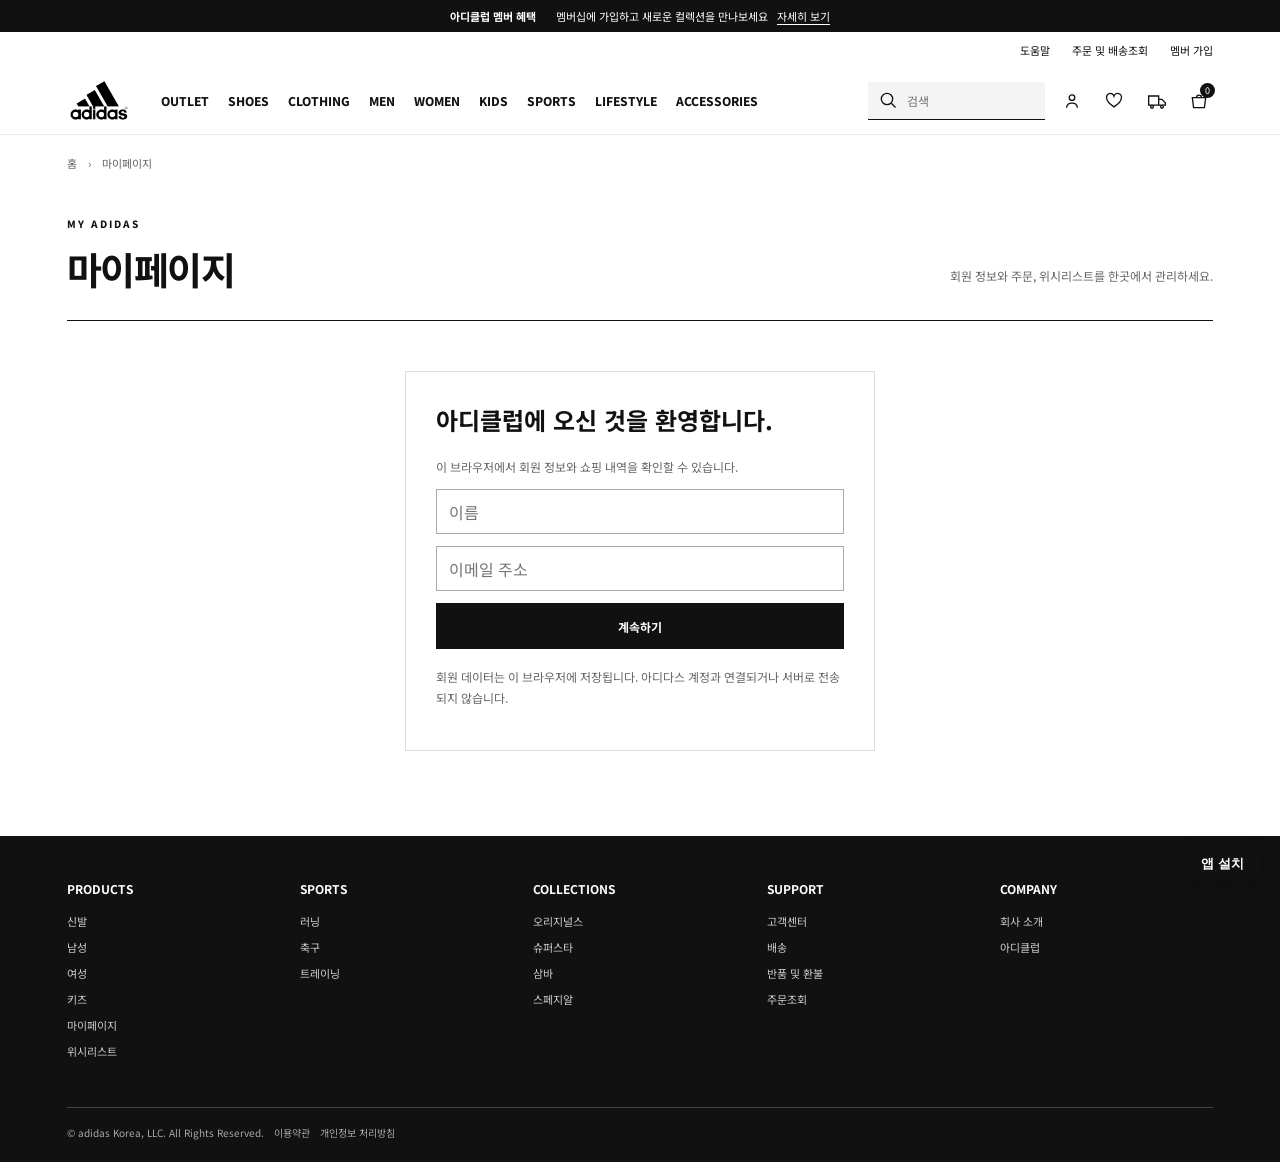
<file: account.html>
<!doctype html>
<html lang="ko"><head><meta charset="utf-8"><meta name="viewport" content="width=device-width,initial-scale=1"><meta name="theme-color" content="#111"><link rel="manifest" href="manifest.webmanifest"><link rel="icon" type="image/png" href="adidas_logo.png"><link rel="apple-touch-icon" href="adidas_logo.png"><title>마이페이지 | adidas</title><link rel="stylesheet" href="store.css"><link rel="stylesheet" href="account.css"></head>
<body data-page="account"><div id="siteHeader"></div><main class="store-container account-wrap"><div class="store-crumb"><a href="index.html">홈</a>　›　마이페이지</div><header class="account-heading"><div><span class="account-kicker">MY ADIDAS</span><h1>마이페이지</h1></div><p>회원 정보와 주문, 위시리스트를 한곳에서 관리하세요.</p></header><div id="accountApp"></div></main><div id="siteFooter"></div><div id="cartRoot"></div><div class="toast" id="storeToast" role="status"></div><script src="catalog.js"></script><script src="catalog-extra.js"></script><script src="store.js"></script><script src="account.js"></script><script src="pwa.js"></script></body></html>
</file>
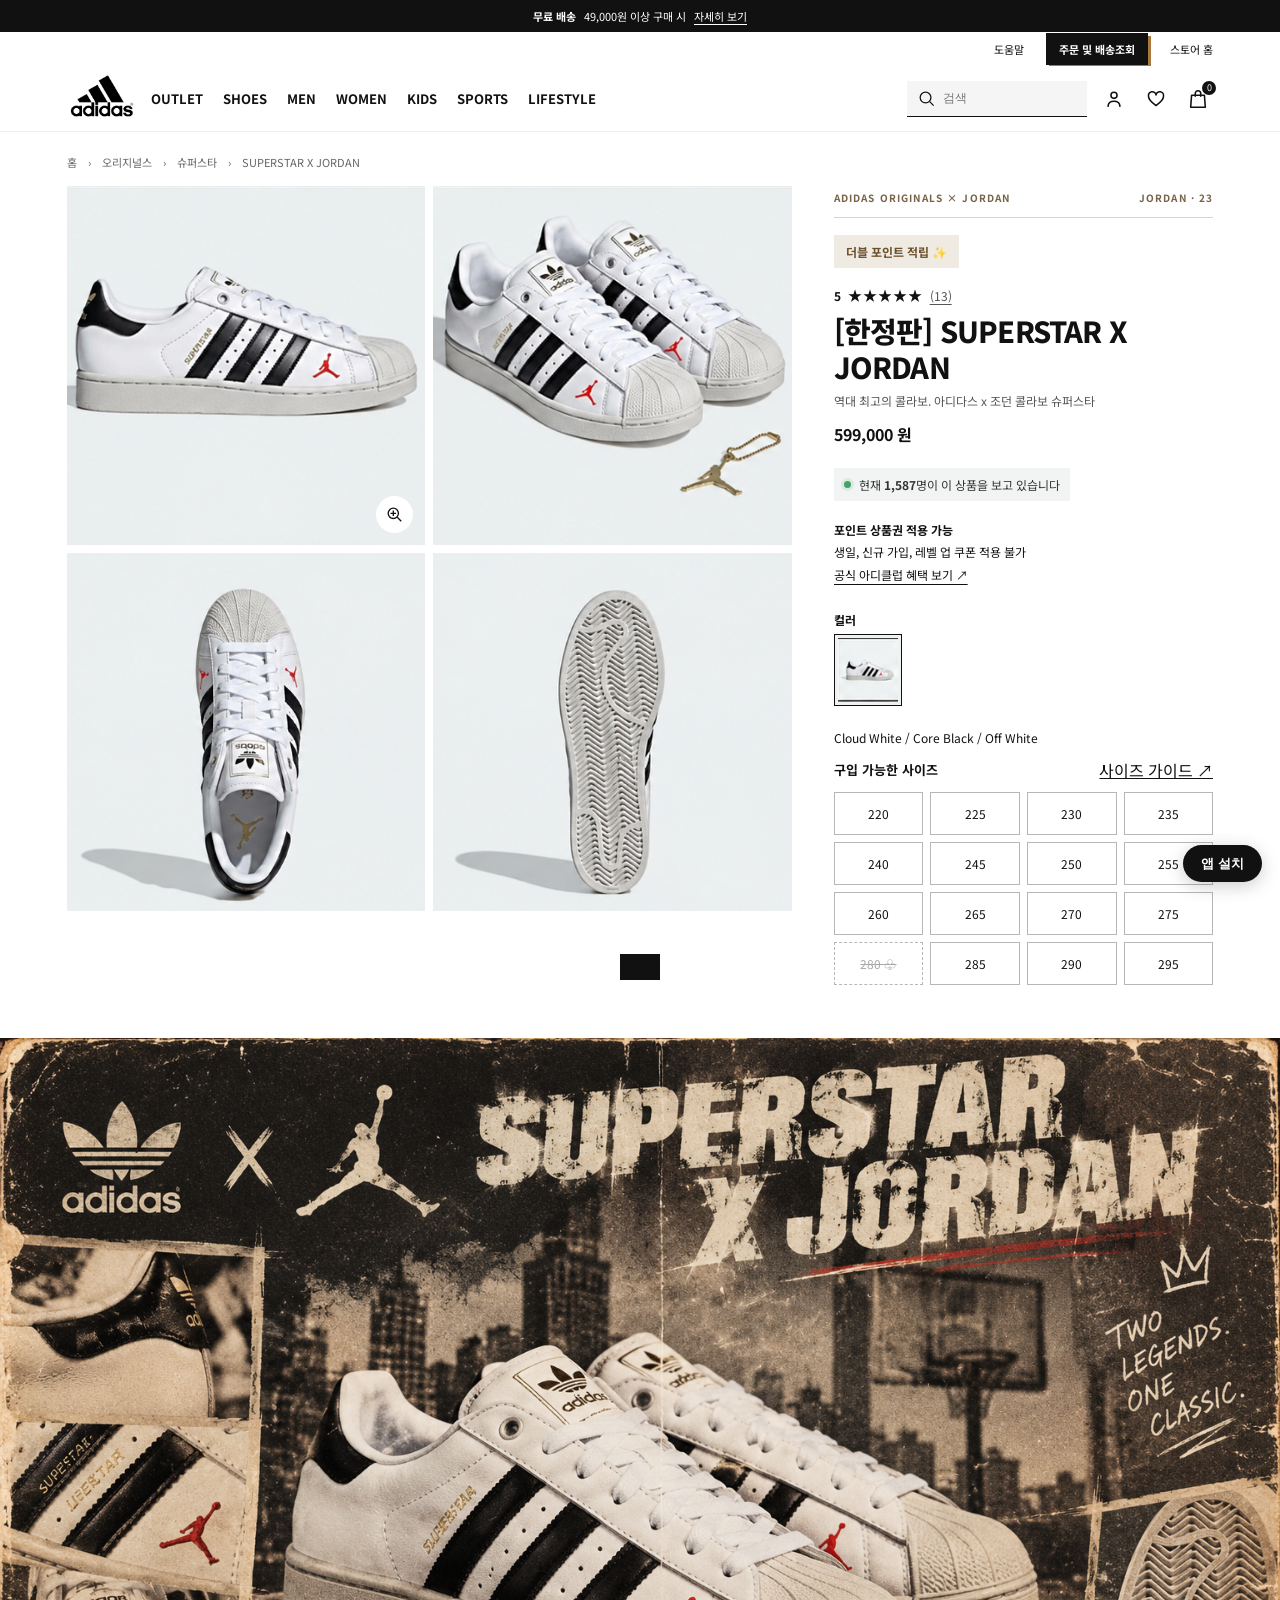
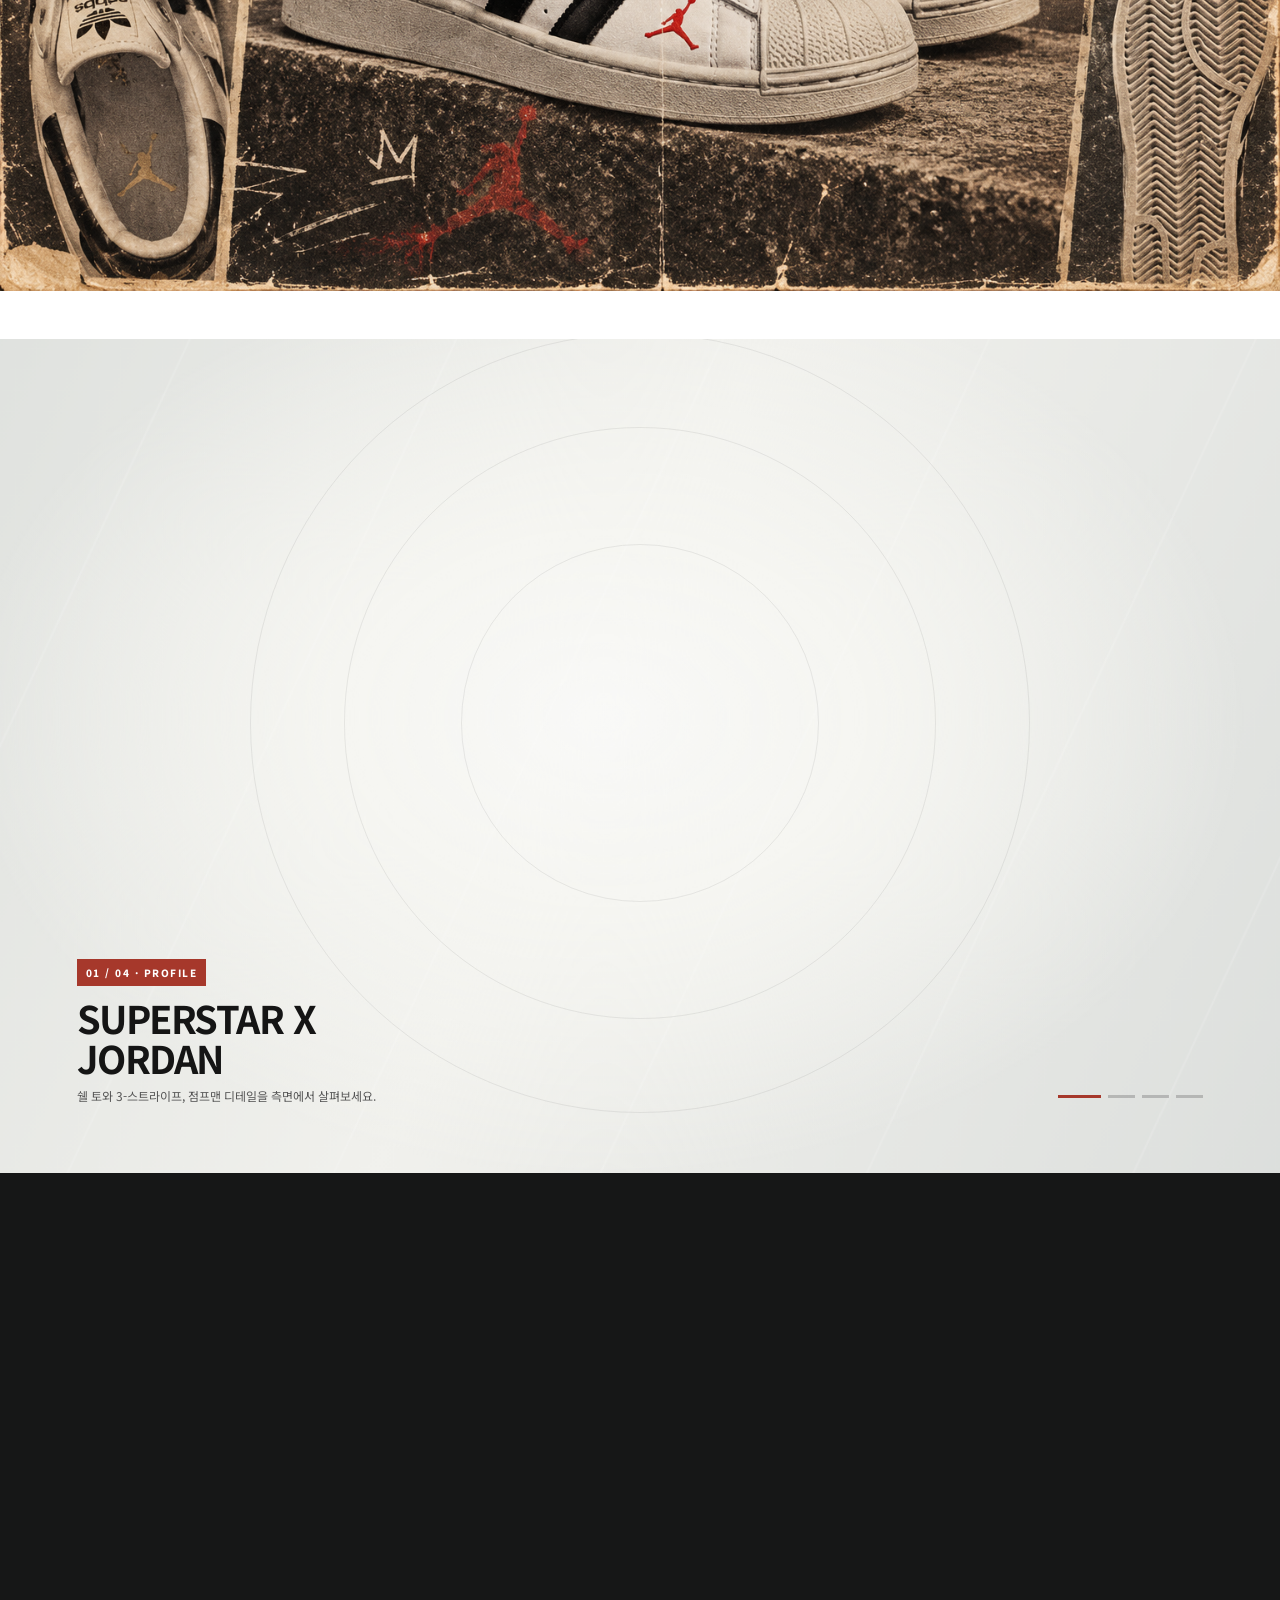
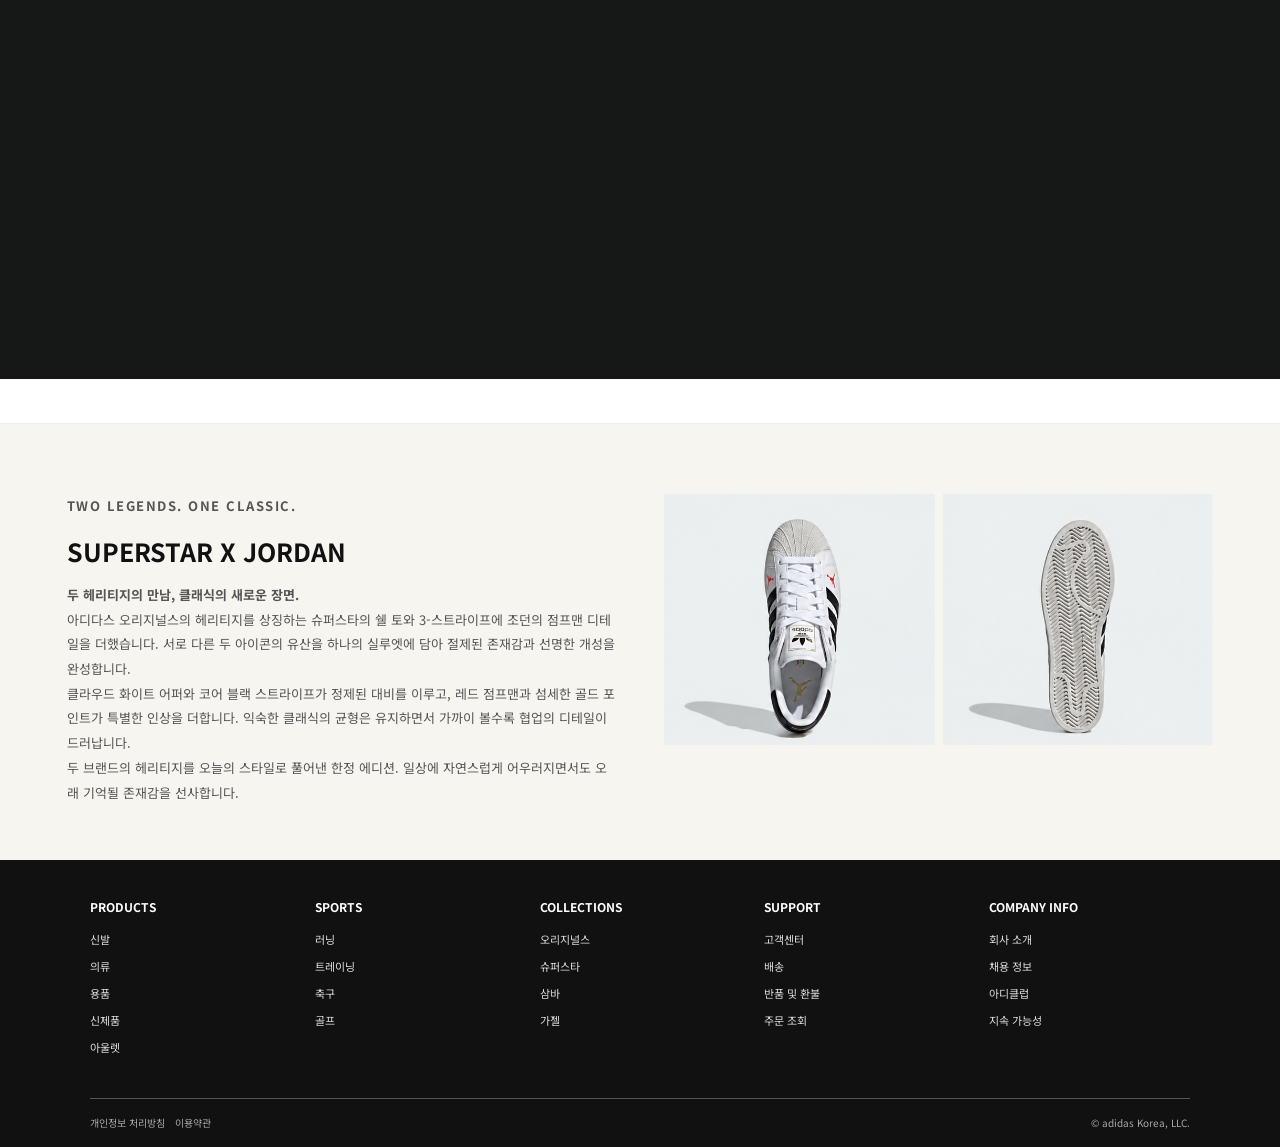
<file: superstar-jordan.html>
<!doctype html>
<html lang="ko">

<head>
  <meta charset="utf-8">
  <meta name="viewport" content="width=device-width,initial-scale=1">
  <meta name="theme-color" content="#111">
  <link rel="manifest" href="manifest.webmanifest">
  <link rel="icon" type="image/png" href="adidas_logo.png">
  <link rel="apple-touch-icon" href="adidas_logo.png">
  <title>SUPERSTAR X JORDAN - adidas</title>
  <style>
    @import url('https://fonts.googleapis.com/css2?family=Noto+Sans+KR:wght@400;500;600;700;800;900&display=swap');

    :root {
      --ink: #111;
      --gray: #767676;
      --border: #ddd;
      --soft: #f5f5f5;
      --yellow: #ede734;
      --campaign: #a8793f;
      --paper: #f7f5f0
    }

    * {
      box-sizing: border-box
    }

    html {
      scroll-behavior: smooth
    }

    body {
      margin: 0;
      color: var(--ink);
      font-family: 'Noto Sans KR', Arial, sans-serif
    }

    button {
      font: inherit;
      color: inherit;
      cursor: pointer
    }

    a {
      color: inherit
    }

    .promo {
      height: 32px;
      background: #111;
      color: white;
      display: flex;
      align-items: center;
      justify-content: center;
      gap: 8px;
      font-size: 11px
    }

    .promo a {
      color: white;
      text-underline-offset: 3px
    }

    .utility {
      height: 34px;
      padding: 0 5.2%;
      display: flex;
      justify-content: flex-end;
      align-items: center;
      gap: 22px;
      font-size: 11px
    }

    .utility a {
      text-decoration: none
    }

    .utility #ordersLink { display:inline-flex; align-items:center; gap:8px; padding:8px 13px; background:#111; color:#fff; font-weight:700; box-shadow:3px 3px 0 var(--campaign); transition:transform .2s, box-shadow .2s }
    .utility #ordersLink:hover { transform:translate(-1px,-1px); box-shadow:4px 4px 0 var(--campaign) }

    .nav {
      height: 66px;
      position: sticky;
      top: 0;
      z-index: 5;
      background: #fff;
      display: flex;
      align-items: center;
      padding: 0 5.2%;
      gap: 35px;
      border-bottom: 1px solid #eee
    }

    .logo {
      width: 49px;
      flex: none
    }

    .logo svg {
      display: block;
      width: 47px;
      height: 36px
    }

    .navlinks {
      height: 100%;
      display: flex;
      align-items: center;
      gap: 20px;
      flex: 1
    }

    .navlinks a {
      height: 100%;
      display: flex;
      align-items: center;
      text-decoration: none;
      font-size: 13px;
      font-weight: 700;
      position: relative
    }

    .navlinks a:hover:after {
      content: '';
      height: 3px;
      background: #111;
      position: absolute;
      bottom: 0;
      left: 0;
      right: 0
    }

    .tools {
      display: flex;
      align-items: center;
      gap: 12px
    }

    .search {
      width: 180px;
      height: 36px;
      background: #f5f5f5;
      display: flex;
      align-items: center;
      padding: 0 10px;
      border-bottom: 1px solid #111
    }

    .search svg {
      width: 19px;
      height: 19px;
      flex: none
    }

    .search input {
      border: 0;
      outline: 0;
      background: transparent;
      width: 100%;
      font-size: 12px;
      padding-left: 7px
    }

    .tool {
      width: 30px;
      height: 36px;
      border: 0;
      background: transparent;
      display: grid;
      place-items: center;
      position: relative;
      padding: 0
    }

    .tool svg {
      width: 22px;
      height: 22px;
      stroke: #111;
      fill: none;
      stroke-width: 1.7;
      stroke-linecap: round;
      stroke-linejoin: round
    }

    .count {
      position: absolute;
      top: 0;
      right: -3px;
      display: grid;
      place-items: center;
      background: #111;
      color: white;
      width: 14px;
      height: 14px;
      border-radius: 50%;
      font-size: 9px
    }

    .mobile {
      display: none;
      color: #111;
      text-decoration: none
    }

    .layout {
      padding: 22px 5.2% 0
    }

    .crumb {
      font-size: 11px;
      color: #666;
      margin: 0 0 16px
    }

    .crumb a {
      text-decoration: none
    }

    .product {
      display: grid;
      grid-template-columns: minmax(0, 1.68fr) minmax(345px, .88fr);
      gap: 42px;
      align-items: start;
      max-width: 1680px;
      margin:0 auto
    }

    .gallery {
      display: grid;
      grid-template-columns: 1fr 1fr;
      gap: 8px;
      position: relative
    }

    .shot {
      width: 100%;
      aspect-ratio: 1/1;
      background: #f4f4f4;
      overflow: hidden;
      position: relative
    }

    .shot img {
      width: 100%;
      height: 100%;
      object-fit: cover;
      display: block;
      transition: transform .35s;
      cursor: zoom-in
    }

    .shot:hover img {
      transform: scale(1.025)
    }

    .zoom {
      position: absolute;
      right: 12px;
      bottom: 12px;
      border: 0;
      border-radius: 50%;
      background: #fff;
      width: 37px;
      height: 37px;
      display: grid;
      place-items: center
    }

    .zoom svg {
      width: 19px;
      height: 19px;
      stroke: #111;
      fill: none;
      stroke-width: 1.7
    }

    .thumbs {
      display: none
    }

    .details {
      position: sticky;
      top: 82px;
      padding: 4px 0 30px;
      max-height: calc(100vh - 96px);
      overflow: auto;
      scrollbar-width: none
    }

    .details::-webkit-scrollbar {
      display: none
    }

    .edition-kicker { display:flex; justify-content:space-between; gap:10px; margin:0 0 17px; padding-bottom:12px; border-bottom:1px solid #d9d4ca; color:#766345; font-size:10px; font-weight:700; letter-spacing:1.15px }

    .rating {
      font-size: 12px;
      display: flex;
      align-items: center;
      gap: 7px;
      margin: 0 0 7px
    }

    .stars {
      letter-spacing: 1px;
      font-size: 14px
    }

    .rating a {
      font-size: 11px;
      text-decoration: underline;
      color: #555
    }

    .title {
      font-size: 29px;
      font-weight: 800;
      line-height: 1.25;
      margin: 0 0 7px;
      letter-spacing: -.8px
    }

    .category {
      font-size: 12px;
      color: #555;
      margin: 0 0 13px
    }

    .price {
      font-size: 16px;
      font-weight: 700;
      margin: 0 0 23px
    }
    .viewer-count { display:inline-flex; align-items:center; gap:8px; margin:-11px 0 18px; padding:8px 10px; background:#f2f4f3; font-size:12px; color:#333 }
    .viewer-count .live-dot { width:7px; height:7px; border-radius:50%; background:#42a36b; box-shadow:0 0 0 3px #42a36b22 }

    .colorlabel {
      font-weight: 700;
      font-size: 12px;
      margin-bottom: 6px
    }

    .colorname {
      font-size: 12px;
      margin-bottom: 12px
    }

    .swatchrow {
      display: flex;
      gap: 8px;
      margin-bottom: 23px
    }

    .points {
      display: inline-block;
      background: #f0ebe2;
      color:#6c512d;
      padding: 8px 12px;
      margin: 0 0 17px;
      font-size: 12px;
      font-weight: 700
    }

    .swatchrow {
      flex-wrap: wrap;
      gap: 6px
    }

    .swatchrow .swatch {
      width: 68px;
      height: 72px;
      background: #f0f2f2;
      padding: 3px
    }


    .coupon {
      font-size: 12px;
      line-height: 1.9;
      margin: 0 0 24px
    }

    .coupon a { text-underline-offset: 4px }

    .swatch {
      width: 48px;
      height: 48px;
      border: 1px solid #d1d1d1;
      padding: 3px;
      background: white
    }

    .swatch.selected {
      border: 1px solid #111
    }

    .swatch img {
      width: 100%;
      height: 100%;
      object-fit: cover
    }

    .sizehead {
      display: flex;
      align-items: center;
      justify-content: space-between;
      margin-bottom: 10px
    }

    .sizehead strong {
      font-size: 13px
    }

    .sizehead button {
      border: 0;
      background: none;
      text-decoration: underline;
      font-size: 11px;
      padding: 0
    }

    .sizes {
      display: grid;
      grid-template-columns: repeat(4, 1fr);
      gap: 7px
    }

    .size {
      height: 43px;
      background: #fff;
      border: 1px solid #b7b7b7;
      font-size: 12px
    }

    .size:hover {
      border-color: #111
    }

    .size.selected {
      background: #111;
      border-color: #111;
      color: white
    }

    .size.unavailable {
      color: #aaa;
      text-decoration: line-through;
      border-style: dashed
    }

    .fit {
      margin: 10px 0 17px;
      display: flex;
      align-items: center;
      gap: 9px;
      font-size: 11px
    }

    .fit svg {
      width: 18px;
      height: 18px;
      stroke: #111;
      fill: none;
      stroke-width: 1.5
    }

    .fit strong {
      font-weight: 700
    }

    .fit a {
      text-decoration: underline;
      margin-left: auto
    }

    .actions {
      display: flex;
      gap: 9px;
      margin-bottom: 17px
    }

    .tracking-cta { width:100%; min-height:48px; display:flex; align-items:center; justify-content:space-between; gap:12px; padding:0 15px; margin:0 0 20px; color:#fff; background:#24221f; border:1px solid #24221f; text-align:left; font-size:12px; font-weight:700; letter-spacing:.15px; transition:background .2s, color .2s }
    .tracking-cta:hover { background:#fff; color:#111 }
    .tracking-cta .tracking-label { display:flex; align-items:center; gap:10px }
    .tracking-cta svg { width:19px; height:19px; fill:none; stroke:currentColor; stroke-width:1.6 }

    .add {
      height: 52px;
      flex: 1;
      background: #111;
      color: white;
      border: 0;
      font-size: 13px;
      font-weight: 700;
      display: flex;
      align-items: center;
      justify-content: space-between;
      padding: 0 17px;
      box-shadow: 4px 4px 0 #999;
      text-decoration: none
    }

    .add:hover {
      background: #333
    }

    .add, .wish { text-decoration: none }

    .wish {
      height: 52px;
      width: 54px;
      border: 1px solid #111;
      background: #fff;
      display: grid;
      place-items: center
    }

    .wish svg {
      width: 22px;
      height: 22px;
      stroke: #111;
      fill: none;
      stroke-width: 1.6
    }

    .wish.active svg {
      fill: #111
    }

    .notice {
      font-size: 11px;
      color: #555;
      margin: 0 0 18px
    }

    .notice strong {
      color: #111
    }

    .perks {
      border-top: 1px solid #ddd;
      border-bottom: 1px solid #ddd
    }

    .perk {
      display: flex;
      gap: 12px;
      align-items: center;
      padding: 13px 0;
      border-bottom: 1px solid #eee;
      font-size: 11px
    }

    .perk:last-child {
      border: 0
    }

    .perk svg {
      width: 21px;
      height: 21px;
      stroke: #111;
      fill: none;
      stroke-width: 1.5;
      flex: none
    }

    .perk a {
      color: #111;
      text-decoration: underline;
      text-underline-offset: 3px
    }

    .footbottom a {
      color: inherit;
      text-decoration: none
    }

    .official-link {
      text-decoration: underline;
      text-underline-offset: 4px
    }

    .review-summary { display:flex; align-items:center; gap:7px; font-size:12px; margin-bottom:7px }
    .review-summary .stars { letter-spacing:1px }
    .review-summary a { color:#555; text-underline-offset:3px }
    .review-note { color:#777; font-size:11px; margin:0 0 14px }
    .review-list { border-top:1px solid #ddd; margin-top:12px }
    .review-item { padding:16px 0; border-bottom:1px solid #e7e7e7 }
    .review-item header { display:flex; justify-content:space-between; align-items:center; font-size:12px }
    .review-item .stars { font-size:12px }
    .review-item time { color:#888; font-size:10px }
    .review-item p { font-size:12px; line-height:1.75; color:#444; margin:8px 0 0 }
    .cart-shade { display:none; position:fixed; inset:0; z-index:30; background:rgba(0,0,0,.38) }
    .cart-shade.open { display:block }
    .cart-panel { position:absolute; right:0; top:0; height:100%; width:min(430px,100%); background:#fff; padding:24px; overflow:auto; box-shadow:-8px 0 25px #0002 }
    .cart-head { display:flex; justify-content:space-between; align-items:center; border-bottom:1px solid #ddd; padding-bottom:16px }
    .cart-head h2 { margin:0; font-size:21px }
    .cart-close { border:0; background:none; font-size:26px; line-height:1 }
    .cart-empty { padding:70px 0; text-align:center; font-size:14px; color:#555 }
    .cart-row { display:grid; grid-template-columns:105px 1fr; gap:14px; padding:20px 0; border-bottom:1px solid #ddd }
    .cart-row img { width:105px; height:105px; object-fit:cover; background:#f1f1f1 }
    .cart-row h3 { font-size:14px; margin:0 0 7px }
    .cart-row p { font-size:11px; color:#555; margin:5px 0 }
    .cart-controls { display:flex; align-items:center; gap:10px; margin-top:10px }
    .cart-controls button { width:27px; height:27px; background:white; border:1px solid #aaa }
    .cart-remove { border:0!important; text-decoration:underline; width:auto!important; padding:0 4px }
    .cart-total { display:flex; justify-content:space-between; padding:18px 0; font-weight:700; border-bottom:1px solid #ddd }
    .cart-checkout { width:100%; border:0; background:#111; color:#fff; padding:15px; margin-top:18px; font-weight:700 }
    .checkout-back { border:0; background:none; padding:18px 0 4px; text-decoration:underline; cursor:pointer }
    .checkout-progress { display:flex; gap:8px; padding:16px 0; color:#777; font-size:11px; border-bottom:1px solid #ddd }
    .checkout-progress .current { color:#111; font-weight:700 }
    .checkout-title { font-size:19px; margin:20px 0 14px }
    .checkout-form { display:grid; gap:12px }
    .checkout-form label { display:grid; gap:6px; font-size:12px; font-weight:600 }
    .checkout-form input { width:100%; border:1px solid #aaa; padding:13px 11px; font:inherit; font-weight:400 }
    .checkout-form .address-row { display:grid; grid-template-columns:1fr auto; gap:8px }
    .checkout-form .address-row button { border:1px solid #111; background:#fff; padding:0 12px; font-weight:700 }
    .checkout-options { display:grid; gap:9px; margin:16px 0 }
    .checkout-option { display:flex; align-items:center; gap:10px; border:1px solid #ddd; padding:14px; font-size:13px }
    .checkout-option:has(input:checked) { border-color:#111 }
    .checkout-simulation-note { color:#666; font-size:11px; line-height:1.7 }
    .checkout-order { background:#f5f5f5; padding:16px; font-size:12px; line-height:1.8; margin:18px 0 }
    .checkout-success { text-align:center; padding:50px 4px }
    .checkout-success .checkmark { font-size:42px; margin-bottom:14px }
    .checkout-success h3 { font-size:21px; margin:0 0 10px }
    .checkout-success p { font-size:13px; color:#555; line-height:1.7 }
    .order-card { border:1px solid #ddd; padding:16px; margin:18px 0 }
    .order-card h3 { margin:0 0 8px; font-size:14px }
    .order-card p { font-size:12px; line-height:1.7; color:#555; margin:5px 0 }
    .order-cancel { width:100%; margin-top:12px; padding:12px; border:1px solid #111; background:#fff; font-weight:700; cursor:pointer }
    .delivery-status { margin-top:15px; padding:13px; background:#f4f4f4; font-size:12px; line-height:1.8 }
    .delivery-route { margin-top:12px; padding-top:10px; border-top:1px solid #ddd; overflow-wrap:anywhere }
    .delivery-route p { margin:3px 0; }
    .delivery-route a { display:inline-block; margin-top:5px; font-weight:700; text-decoration:underline; text-underline-offset:3px }
    .delivery-steps { display:flex; justify-content:space-between; gap:5px; margin-top:14px; font-size:10px; color:#777 }
    .delivery-steps .done, .delivery-steps .current { color:#111; font-weight:700 }
    .delivery-progress { height:7px; margin:12px 0 5px; background:#ddd; border-radius:8px; overflow:hidden }
    .delivery-progress span { display:block; height:100%; background:#111; transition:width .4s ease }
    .delivery-percent { display:flex; justify-content:space-between; font-size:11px; font-weight:700 }
    .campaign-banner { width:100%; margin:48px 0; background:#211d18; overflow:hidden }
    .campaign-banner img { display:block; width:100%; height:auto }
    .showcase-track { height:360vh; position:relative; background:#161717 }
    .showcase-stage { position:sticky; top:66px; height:calc(100svh - 66px); min-height:520px; overflow:hidden; background:#e9eae7; isolation:isolate }
    .showcase-backdrop { position:absolute; inset:-8%; z-index:-1; background:radial-gradient(ellipse at 50% 45%,#fff9 0,#f6f6f2 23%,transparent 58%),linear-gradient(115deg,#dbdedb,#f1f1ed 48%,#d9dcda); will-change:transform,background-position }
    .showcase-backdrop:before { content:''; position:absolute; inset:0; opacity:.28; background:repeating-linear-gradient(115deg,transparent 0 115px,#fff8 116px 117px,transparent 118px 230px); }
    .showcase-orbit { position:absolute; top:46%; left:50%; width:min(70vw,780px); aspect-ratio:1; border:1px solid #7772; border-radius:50%; transform:translate(-50%,-50%); }
    .showcase-orbit:before,.showcase-orbit:after { content:''; position:absolute; border:1px solid #7772; border-radius:50%; inset:12%; }
    .showcase-orbit:after { inset:27%; }
    .showcase-product { position:absolute; z-index:2; top:45%; left:50%; width:min(64vw,720px); aspect-ratio:1; transform:translate(-50%,-50%); transform-style:preserve-3d; will-change:transform; }
    .showcase-product img { position:absolute; inset:0; display:block; width:100%; height:100%; object-fit:contain; opacity:0; transform:scale(.94); transition:opacity .18s linear; mix-blend-mode:multiply; }
    .showcase-product img.is-active { opacity:1; }
    .showcase-copy { position:absolute; z-index:4; left:6%; bottom:8%; max-width:380px; color:#151515; }
    .showcase-count { display:inline-block; padding:6px 9px; margin-bottom:12px; background:#a6382b; color:#fff; font-size:10px; font-weight:800; letter-spacing:1.5px; }
    .showcase-copy h2 { margin:0 0 8px; font-size:clamp(22px,3vw,38px); line-height:1.05; letter-spacing:-1.5px; }
    .showcase-copy p { margin:0; max-width:330px; color:#555; font-size:12px; line-height:1.7; }
    .showcase-progress { position:absolute; z-index:4; right:6%; bottom:9%; display:flex; gap:7px; }
    .showcase-progress span { display:block; width:27px; height:3px; background:#7776; transition:background .2s,width .2s; }
    .showcase-progress span.is-active { width:43px; background:#a6382b; }

    .accordion {
      border-bottom: 1px solid #ddd
    }

    .accbtn {
      width: 100%;
      display: flex;
      align-items: center;
      justify-content: space-between;
      padding: 17px 0;
      border: 0;
      background: white;
      font-weight: 700;
      font-size: 13px;
      text-align: left
    }

    .accbtn svg {
      width: 18px;
      height: 18px;
      stroke: #111;
      fill: none;
      stroke-width: 1.5;
      transition: transform .2s
    }

    .accbody {
      display: none;
      padding: 0 0 18px;
      color: #555;
      font-size: 12px;
      line-height: 1.9
    }

    .accordion.open .accbody {
      display: block
    }

    .accordion.open .accbtn svg {
      transform: rotate(45deg)
    }

    .below {
      padding: 70px 5.2% 55px;
      display: grid;
      grid-template-columns: 1fr 1fr;
      gap: 48px;
      border-top: 1px solid #eee;
      margin-top: 44px;
      background:var(--paper)
    }

    .story-kicker { color:var(--campaign); font-size:10px; font-weight:700; letter-spacing:1.5px; margin:0 0 14px!important }

    .below h2 {
      font-size: 25px;
      margin: 0 0 14px
    }

    .below p {
      font-size: 13px;
      line-height: 1.9;
      color: #555;
      margin: 0
    }

    .morepics {
      display: grid;
      grid-template-columns: 1fr 1fr;
      gap: 8px
    }

    .morepics img {
      width: 100%;
      background: #f4f4f4
    }

    .footer {
      background: #111;
      color: white;
      padding: 38px 7% 17px
    }

    .footgrid {
      display: grid;
      grid-template-columns: repeat(5, 1fr);
      gap: 24px
    }

    .footgrid h4 {
      font-size: 12px;
      margin: 0 0 16px
    }

    .footgrid a {
      display: block;
      font-size: 11px;
      color: #ddd;
      text-decoration: none;
      margin: 11px 0
    }

    .footbottom {
      border-top: 1px solid #555;
      margin-top: 32px;
      padding-top: 16px;
      display: flex;
      justify-content: space-between;
      color: #aaa;
      font-size: 10px
    }

    .footbottom a { color: inherit; text-decoration: none }

    .toast {
      position: fixed;
      z-index: 20;
      bottom: 20px;
      left: 50%;
      transform: translate(-50%, 100px);
      background: #111;
      color: #fff;
      padding: 13px 20px;
      font-size: 12px;
      transition: .25s
    }

    .toast.show {
      transform: translate(-50%, 0)
    }

    .modal {
      display: none;
      position: fixed;
      inset: 0;
      background: rgba(0, 0, 0, .45);
      z-index: 30;
      align-items: center;
      justify-content: center;
      padding: 20px
    }

    .modal.show {
      display: flex
    }

    .dialog {
      background: #fff;
      width: min(450px, 100%);
      padding: 28px;
      position: relative
    }

    .dialog h3 {
      font-size: 20px;
      margin: 0 0 12px
    }

    .dialog p {
      font-size: 13px;
      line-height: 1.7;
      color: #555
    }

    .close {
      position: absolute;
      right: 15px;
      top: 12px;
      border: 0;
      background: white;
      font-size: 24px
    }

    @media(max-width:900px) {
      .nav {
        gap: 22px
      }

      .navlinks {
        gap: 12px
      }

      .navlinks a {
        font-size: 11px
      }

      .product {
        grid-template-columns: minmax(0, 1.3fr) minmax(315px, .9fr);
        gap: 24px
      }

      .layout {
        padding-left: 3%;
        padding-right: 3%
      }
    }

    @media(max-width:700px) {
      .promo {
        height: 30px;
        font-size: 10px
      }

      .utility {
        display: none
      }

      .nav {
        height: 56px;
        padding: 0 14px;
        gap: 15px
      }

      .mobile {
        display: block;
        border: 0;
        background: white;
        font-size: 20px;
        padding: 0
      }

      .logo {
        width: 38px
      }

      .logo svg {
        width: 38px;
        height: 32px
      }

      .navlinks {
        display: none
      }

      .tools {
        margin-left: auto;
        gap: 8px
      }

      .search {
        width: 30px;
        padding: 0;
        justify-content: center;
        background: white;
        border: 0
      }

      .search input {
        display: none
      }

      .search svg {
        width: 23px;
        height: 23px
      }

      .tool {
        width: 28px
      }

      .tool.profile {
        display: none
      }

      .layout {
        padding: 12px 0 0
      }

      .showcase-track { height:320vh }
      .showcase-stage { top:56px; height:calc(100svh - 56px); min-height:460px }
      .showcase-orbit { width:92vw; top:42% }
      .showcase-product { width:min(94vw,560px); top:41% }
      .showcase-copy { left:18px; bottom:8%; right:18px; max-width:310px }
      .showcase-copy h2 { font-size:25px }
      .showcase-copy p { font-size:11px }
      .showcase-progress { right:18px; bottom:10%; }
      .showcase-progress span { width:18px }
      .showcase-progress span.is-active { width:30px }

      .crumb {
        padding: 0 16px;
        margin: 0 0 11px
      }

      .product {
        display: flex;
        flex-direction: column;
        gap: 0
      }

      .gallery {
        width: 100%;
        display: flex;
        overflow-x: auto;
        gap: 0;
        scroll-snap-type: x mandatory;
        scrollbar-width: none
      }

      .gallery::-webkit-scrollbar {
        display: none
      }

      .shot {
        min-width: 100vw;
        width: 100vw;
        aspect-ratio: 1/1;
        scroll-snap-align: center
      }

      .zoom {
        right: 14px;
        bottom: 14px
      }

      .thumbs {
        position: absolute;
        display: flex;
        bottom: 14px;
        left: 50%;
        transform: translateX(-50%);
        gap: 5px
      }

      .thumbdot {
        width: 5px;
        height: 5px;
        padding: 0;
        border: 0;
        border-radius: 50%;
        background: #aaa
      }

      .thumbdot.active {
        background: #111
      }

      .details {
        position: static;
        max-height: none;
        overflow: visible;
        padding: 18px 18px 28px;
        width: 100%
      }

      .title {
        font-size: 24px
      }

      .price {
        margin-bottom: 20px
      }

      .swatch {
        width: 46px;
        height: 46px
      }

      .below {
        display: block;
        padding: 40px 18px;
        margin-top: 0
      }

      .below>div+div {
        margin-top: 35px
      }

      .below h2 {
        font-size: 22px
      }

      .footgrid {
        grid-template-columns: repeat(2, 1fr);
        gap: 24px 14px
      }

      .footbottom {
        display: block;
        line-height: 2
      }

      .footbottom span {
        display: block
      }
    }
  </style>
</head>

<body>
  <div class="promo"><b>무료 배송</b> 49,000원 이상 구매 시 <a href="https://www.adidas.co.kr/help?hcid=HCID_DELIVERY">자세히 보기</a></div>
  <div class="utility"><a href="https://www.adidas.co.kr/help/contact-us">도움말</a><a href="#orders" id="ordersLink">주문 및 배송조회</a><a href="index.html">스토어 홈</a></div>
  <nav class="nav"><a class="mobile" href="index.html" aria-label="스토어 홈">☰</a><a class="logo" href="index.html" aria-label="스토어 홈"><img src="adidas 아디다스 로고_01.png" style="width: 70px;"></a>
    <div class="navlinks"><a href="shop.html?group=outlet">OUTLET</a><a href="shop.html?group=shoes">SHOES</a><a href="shop.html?group=men">MEN</a><a href="shop.html?group=women">WOMEN</a><a href="shop.html?group=kids">KIDS</a><a href="shop.html?group=running">SPORTS</a><a href="shop.html?group=originals">LIFESTYLE</a></div>
    <div class="tools"><label class="search"><svg viewBox="0 0 24 24">
          <circle cx="10.8" cy="10.8" r="6.8" fill="none" stroke="#111" stroke-width="1.6" />
          <path d="m16 16 5 5" stroke="#111" stroke-width="1.6" />
        </svg><input id="search" placeholder="검색"></label><a class="tool profile" aria-label="프로필" href="account.html"><svg
          viewBox="0 0 24 24">
          <circle cx="12" cy="8" r="3.3" />
          <path d="M5.5 20c.2-3.6 2.6-5.5 6.5-5.5s6.3 1.9 6.5 5.5" />
        </svg></a><button class="tool" id="navWish" aria-label="위시리스트"><svg viewBox="0 0 24 24">
          <path d="M20.2 8.9c0 4.3-8.2 10.2-8.2 10.2S3.8 13.2 3.8 8.9A4.1 4.1 0 0 1 12 7.5a4.1 4.1 0 0 1 8.2 1.4Z" />
        </svg></button><button class="tool" id="bag" aria-label="장바구니 열기"><svg viewBox="0 0 24 24">
          <path d="M5 8h14l1 13H4L5 8Z" />
          <path d="M9 9V6a3 3 0 0 1 6 0v3" />
        </svg><span class="count" id="count">0</span></button></div>
  </nav>
  <div class="layout">
  <div class="crumb"><a href="index.html">홈</a>　›　<a href="shop.html?group=originals">오리지널스</a>　›　<a href="shop.html?group=originals">슈퍼스타</a>　›　SUPERSTAR X JORDAN</div>
    <main class="product">
      <section class="gallery" id="gallery" aria-label="상품 이미지">
        <div class="shot"><img
            src="사진1_왼쪽측면.png"><button class="zoom" aria-label="이미지 확대"><svg viewBox="0 0 24 24">
              <circle cx="10.5" cy="10.5" r="6.5" />
              <path d="m15.5 15.5 5 5M10.5 7v7m-3.5-3.5h7" />
            </svg></button></div>
        <div class="shot"><img
            src="사진2_두켤레.png">
          </div>
        <div class="shot"><img
            src="사진3_위에서본모습.png"></div>
        <div class="shot"><img
            src="사진4_밑창.png"></div>
        <div class="thumbs" id="thumbs"><button class="thumbdot active"></button><button
            class="thumbdot"></button><button class="thumbdot"></button><button class="thumbdot"></button></div>
      </section>
      <aside class="details">
        <div class="edition-kicker"><span>ADIDAS ORIGINALS × JORDAN</span><span>JORDAN · 23</span></div>
        <div class="points">더블 포인트 적립 ✨</div>
        <div class="review-summary"><b>5</b><span class="stars">★★★★★</span><a href="#reviews">(13)</a></div>
        <h1 class="title">[한정판] SUPERSTAR X JORDAN</h1>
        <p class="category">역대 최고의 콜라보. 아디다스 x 조던 콜라보 슈퍼스타</p>
        <p class="price">599,000 원</p>
        <div class="viewer-count"><span class="live-dot"></span><span>현재 <strong id="viewerCount">1,284</strong>명이 이 상품을 보고 있습니다</span></div>
        <div class="coupon"><strong>포인트 상품권 적용 가능</strong><br>생일, 신규 가입, 레벨 업 쿠폰 적용 불가<br><a href="https://www.adidas.co.kr/adiclub">공식 아디클럽 혜택 보기 ↗</a></div>
        <div class="colorlabel">컬러</div>
        <div class="swatchrow"><span class="swatch selected"><img src="컬러옵션1.png" alt="Cloud White / Core Black / Off White"></span></div>
        <div class="colorname">Cloud White / Core Black / Off White</div>
        <div class="sizehead"><strong>구입 가능한 사이즈</strong><a href="https://www.adidas.co.kr/size-chart/size-chart-size-shoes" target="_blank" rel="noopener">사이즈 가이드 ↗</a></div>
        <div class="sizes" id="sizes"><button class="size">220</button><button class="size">225</button><button
            class="size">230</button><button class="size">235</button><button class="size">240</button><button
            class="size">245</button><button class="size">250</button><button class="size">255</button><button
            class="size">260</button><button class="size">265</button><button class="size">270</button><button
            class="size">275</button><button class="size unavailable">280 ♧</button><button
            class="size">285</button><button class="size">290</button><button class="size">295</button></div>
        <div class="fit"><svg viewBox="0 0 24 24">
            <path d="M3 15h18M5 15l2-6h9l3 6M7 19h.01M17 19h.01M5 15v3h14v-3" />
            <path d="M8 12h8" />
          </svg><span>사이즈별 상세 안내는 공식 사이즈 가이드를 확인하세요.</span></div>
        <div class="actions"><button class="add" id="add"><span>장바구니 담기</span><span>→</span></button><button
            class="wish" id="wish" aria-label="위시리스트에 추가"><svg viewBox="0 0 24 24">
              <path
                d="M20.2 8.9c0 4.3-8.2 10.2-8.2 10.2S3.8 13.2 3.8 8.9A4.1 4.1 0 0 1 12 7.5a4.1 4.1 0 0 1 8.2 1.4Z" />
            </svg></button></div>
        <button class="tracking-cta" id="ordersButton"><span class="tracking-label"><svg viewBox="0 0 24 24"><path d="M2 6h12v11H2zM14 10h4l4 4v3h-8z"/><circle cx="6" cy="19" r="1.7"/><circle cx="18" cy="19" r="1.7"/></svg>주문 및 배송 조회</span><span>조회하기　→</span></button>
        <p class="notice"><strong>포인트 상품권 적용 가능</strong><br>생일, 신규 가입, 레벨 업 쿠폰 적용 불가</p>
        <div class="perks" id="delivery">
          <div class="perk"><svg viewBox="0 0 24 24">
              <path d="M2.5 6h12v12h-12zM14.5 10h4l3 3v5h-7z" />
              <circle cx="7" cy="19" r="1.5" />
              <circle cx="18" cy="19" r="1.5" />
            </svg><a href="https://www.adidas.co.kr/help?hcid=HCID_DELIVERY">배송 정보는 공식 안내에서 확인 ↗</a></div>
          <div class="perk"><svg viewBox="0 0 24 24">
              <path d="M4 7h16v14H4zM8 7V5a4 4 0 0 1 8 0v2" />
              <path d="m9 14 2 2 4-4" />
            </svg><a href="https://www.adidas.co.kr/help?hcid=RETURNS_AND_REFUNDS">반품 및 환불 안내 ↗</a></div>
        </div>
        <div class="accordion"><button class="accbtn">상품 설명<svg viewBox="0 0 24 24">
              <path d="M12 5v14M5 12h14" />
            </svg></button>
          <div class="accbody">아디다스 오리지널스의 헤리티지를 상징하는 슈퍼스타의 쉘 토와 3-스트라이프에 조던의 점프맨 디테일을 더했습니다. 클라우드 화이트 어퍼와 코어 블랙 스트라이프, 레드 점프맨과 골드 포인트가 조화를 이루는 한정 에디션입니다.</div>
        </div>
        <div class="accordion" id="fit"><button class="accbtn">사이즈 & 핏<svg viewBox="0 0 24 24">
              <path d="M12 5v14M5 12h14" />
            </svg></button>
          <div class="accbody"><a href="https://www.adidas.co.kr/size-chart/size-chart-size-shoes">공식 신발 사이즈 가이드 보기 ↗</a></div>
        </div>
        <div class="accordion"><button class="accbtn">배송 및 반품<svg viewBox="0 0 24 24">
              <path d="M12 5v14M5 12h14" />
            </svg></button>
          <div class="accbody"><a href="https://www.adidas.co.kr/help?hcid=HCID_DELIVERY">공식 배송 안내 ↗</a>　<a href="https://www.adidas.co.kr/help?hcid=RETURNS_AND_REFUNDS">공식 반품 안내 ↗</a></div>
        </div>
        <div class="accordion" id="reviews"><button class="accbtn">리뷰 (13)<svg viewBox="0 0 24 24"><path d="M12 5v14M5 12h14" /></svg></button>
          <div class="accbody"><div class="review-list">
            <article class="review-item"><header><b>민지</b><span><span class="stars">★★★★★</span> <time>2026.09.18</time></span></header><p>화이트와 블랙 조합이 깔끔하고 빨간 점프맨 포인트가 생각보다 잘 어울려요. 사진보다 실물이 더 예쁠 것 같은 디자인입니다.</p></article>
            <article class="review-item"><header><b>지훈</b><span><span class="stars">★★★★★</span> <time>2026.09.12</time></span></header><p>슈퍼스타 쉘 토에 조던 디테일을 더한 아이디어가 마음에 들어요. 옆모습이 특히 멋집니다.</p></article>
            <article class="review-item"><header><b>서연</b><span><span class="stars">★★★★★</span> <time>2026.09.08</time></span></header><p>클래식한 실루엣이라 여러 옷에 쉽게 매치할 수 있을 것 같아요. 골드 키링 디테일도 매력적이에요.</p></article>
            <article class="review-item"><header><b>현우</b><span><span class="stars">★★★★★</span> <time>2026.08.29</time></span></header><p>아디다스와 조던의 상징을 한 켤레에 담은 게 재미있네요. 컬러 밸런스가 좋아서 데일리로 신기 좋겠습니다.</p></article>
            <article class="review-item"><header><b>유진</b><span><span class="stars">★★★★★</span> <time>2026.08.22</time></span></header><p>위에서 본 쉐입이 예쁘고 밑창 패턴도 클래식해요. 협업 제품다운 작은 포인트들이 마음에 듭니다.</p></article>
            <article class="review-item"><header><b>도윤</b><span><span class="stars">★★★★★</span> <time>2026.08.17</time></span></header><p>검정 스트라이프와 점프맨 로고가 잘 어울립니다. 과하지 않아서 평소 신발로도 부담 없어 보여요.</p></article>
            <article class="review-item"><header><b>수빈</b><span><span class="stars">★★★★★</span> <time>2026.08.10</time></span></header><p>두 브랜드의 특징이 자연스럽게 섞여 있어요. 흰색 바탕이라 깨끗한 느낌이고 디테일은 확실합니다.</p></article>
            <article class="review-item"><header><b>준서</b><span><span class="stars">★★★★★</span> <time>2026.08.02</time></span></header><p>옆면의 작은 로고와 뒤꿈치 부분이 포인트네요. 스니커즈 컬렉션에 하나 추가하고 싶은 디자인입니다.</p></article>
            <article class="review-item"><header><b>예린</b><span><span class="stars">★★★★★</span> <time>2026.07.26</time></span></header><p>단정한 화이트 스니커즈에 레드 포인트가 들어가서 귀여워요. 청바지나 트랙 팬츠와 잘 어울릴 것 같아요.</p></article>
            <article class="review-item"><header><b>태민</b><span><span class="stars">★★★★★</span> <time>2026.07.19</time></span></header><p>쉘 토와 3-스트라이프가 주는 클래식함은 그대로고 점프맨 자수가 새롭습니다. 디테일 구성이 탄탄해 보여요.</p></article>
            <article class="review-item"><header><b>하은</b><span><span class="stars">★★★★★</span> <time>2026.07.11</time></span></header><p>두 켤레를 함께 둔 사진이 특히 멋져요. 전체적으로 깔끔해서 선물용 디자인으로도 좋을 것 같습니다.</p></article>
            <article class="review-item"><header><b>민석</b><span><span class="stars">★★★★★</span> <time>2026.07.04</time></span></header><p>밑창까지 클래식한 느낌이라 마음에 들어요. 조던 협업 요소가 눈에 띄면서도 신발 전체를 해치지 않네요.</p></article>
            <article class="review-item"><header><b>다은</b><span><span class="stars">★★★★★</span> <time>2026.06.27</time></span></header><p>익숙한 슈퍼스타 모양에 새로운 이야기를 더한 것 같아요. 레드 로고가 흰색 갑피에서 예쁘게 살아납니다.</p></article>
          </div></div>
        </div>
      </aside>
    </main>
  </div>
  <section class="campaign-banner" aria-label="SUPERSTAR X JORDAN 캠페인 배너"><img src="superstar-jordan-banner.png" alt="adidas와 Jordan의 SUPERSTAR X JORDAN 캠페인 이미지"></section>
  <section class="showcase-track" id="productShowcase" aria-label="SUPERSTAR X JORDAN 제품 쇼케이스">
    <div class="showcase-stage">
      <div class="showcase-backdrop" aria-hidden="true"></div><div class="showcase-orbit" aria-hidden="true"></div>
      <div class="showcase-product" id="showcaseProduct">
        <img src="사진1_왼쪽측면.png" alt="SUPERSTAR X JORDAN 측면 디테일" class="is-active">
        <img src="사진2_두켤레.png" alt="SUPERSTAR X JORDAN 사선 디테일">
        <img src="사진3_위에서본모습.png" alt="SUPERSTAR X JORDAN 탑뷰 디테일">
        <img src="사진4_밑창.png" alt="SUPERSTAR X JORDAN 밑창 디테일">
      </div>
      <div class="showcase-copy"><span class="showcase-count" id="showcaseCount">01 / 04 · PROFILE</span><h2 id="showcaseTitle">SUPERSTAR X JORDAN</h2><p id="showcaseDescription">쉘 토와 3-스트라이프, 점프맨 디테일을 측면에서 살펴보세요.</p></div>
      <div class="showcase-progress" aria-hidden="true"><span class="is-active"></span><span></span><span></span><span></span></div>
    </div>
  </section>
  <section class="below">
    <div>
      <p class="story-kicker">TWO LEGENDS. ONE CLASSIC.</p>
      <h2>SUPERSTAR X JORDAN</h2>
      <p><strong>두 헤리티지의 만남, 클래식의 새로운 장면.</strong></p>
      <p>아디다스 오리지널스의 헤리티지를 상징하는 슈퍼스타의 쉘 토와 3-스트라이프에 조던의 점프맨 디테일을 더했습니다. 서로 다른 두 아이콘의 유산을 하나의 실루엣에 담아 절제된 존재감과 선명한 개성을 완성합니다.</p>
      <p>클라우드 화이트 어퍼와 코어 블랙 스트라이프가 정제된 대비를 이루고, 레드 점프맨과 섬세한 골드 포인트가 특별한 인상을 더합니다. 익숙한 클래식의 균형은 유지하면서 가까이 볼수록 협업의 디테일이 드러납니다.</p>
      <p>두 브랜드의 헤리티지를 오늘의 스타일로 풀어낸 한정 에디션. 일상에 자연스럽게 어우러지면서도 오래 기억될 존재감을 선사합니다.</p>
    </div>
    <div class="morepics"><img src="사진3_위에서본모습.png" alt="SUPERSTAR X JORDAN 위에서 본 모습"><img src="사진4_밑창.png" alt="SUPERSTAR X JORDAN 밑창"></div>
  </section>
  <footer class="footer">
    <div class="footgrid">
      <div>
        <h4>PRODUCTS</h4><a href="https://www.adidas.co.kr/shoes">신발</a><a href="https://www.adidas.co.kr/clothing">의류</a><a href="https://www.adidas.co.kr/accessories">용품</a><a href="https://www.adidas.co.kr/new_arrivals">신제품</a><a href="https://www.adidas.co.kr/outlet">아울렛</a>
      </div>
      <div>
        <h4>SPORTS</h4><a href="https://www.adidas.co.kr/running">러닝</a><a href="https://www.adidas.co.kr/training">트레이닝</a><a href="https://www.adidas.co.kr/football">축구</a><a href="https://www.adidas.co.kr/golf">골프</a>
      </div>
      <div>
        <h4>COLLECTIONS</h4><a href="https://www.adidas.co.kr/originals">오리지널스</a><a href="https://www.adidas.co.kr/superstar">슈퍼스타</a><a href="https://www.adidas.co.kr/samba">삼바</a><a href="https://www.adidas.co.kr/gazelle">가젤</a>
      </div>
      <div>
        <h4>SUPPORT</h4><a href="https://www.adidas.co.kr/help/contact-us">고객센터</a><a href="https://www.adidas.co.kr/help?hcid=HCID_DELIVERY">배송</a><a href="https://www.adidas.co.kr/help?hcid=RETURNS_AND_REFUNDS">반품 및 환불</a><a href="https://www.adidas.co.kr/order-tracker">주문 조회</a>
      </div>
      <div>
        <h4>COMPANY INFO</h4><a href="https://www.adidas-group.com/en/about/">회사 소개</a><a href="https://careers.adidas-group.com/">채용 정보</a><a href="https://www.adidas.co.kr/adiclub">아디클럽</a><a href="https://www.adidas-group.com/en/sustainability/">지속 가능성</a>
      </div>
    </div>
    <div class="footbottom"><span><a href="https://www.adidas.co.kr/help/company-information/what-is-the-privacy-policy">개인정보 처리방침</a>　<a href="https://www.adidas.co.kr/help/terms-and-conditions">이용약관</a></span><span>© adidas Korea, LLC.</span>
    </div>
  </footer>
  <div class="cart-shade" id="cartShade" aria-hidden="true"><section class="cart-panel" role="dialog" aria-modal="true" aria-labelledby="cartTitle"><header class="cart-head"><h2 id="cartTitle">장바구니 (0)</h2><button class="cart-close" id="cartClose" aria-label="장바구니 닫기">×</button></header><div id="cartContents"></div></section></div>
  <div class="toast" id="toast" role="status"></div>
  <script src="catalog.js"></script><script src="catalog-extra.js"></script>
  <script>
    let cart = [];
    try { cart = JSON.parse(localStorage.getItem('adidasStoreCart') || '[]'); } catch { cart = []; }
    cart = cart.map(item => ({ ...item, id: item.id || 'superstar-jordan' }));
    let orders = [];
    try { orders = JSON.parse(localStorage.getItem('adidasStoreOrders') || '[]'); } catch { orders = []; }
    orders = orders.filter(order => !order.cancelledAt).map(order => ({ ...order, createdAt: order.createdAt || (order.orderTime ? new Date(order.orderTime).getTime() : Date.now()) }));
    try { localStorage.setItem('adidasStoreOrders', JSON.stringify(orders)); } catch { }
    let selectedSize = '';
    const cartShade = document.getElementById('cartShade');
    const cartContents = document.getElementById('cartContents');
    const toast = document.getElementById('toast');
    const storeProduct = id => (window.ADIDAS_CATALOG || []).find(product => product.id === id) || window.ADIDAS_CATALOG[0];
    const itemPrice = item => item.price || storeProduct(item.id).price;
    let toastTimer;
    let ordersRefreshTimer;
    const viewerCount = document.getElementById('viewerCount');
    let currentViewerCount = Math.floor(Math.random() * 2201) + 500;
    viewerCount.textContent = currentViewerCount.toLocaleString('ko-KR');
    setInterval(() => {
      currentViewerCount = Math.max(500, Math.min(2700, currentViewerCount + Math.floor(Math.random() * 61) - 30));
      viewerCount.textContent = currentViewerCount.toLocaleString('ko-KR');
    }, 12000);
    const showcaseTrack = document.getElementById('productShowcase');
    const showcaseStage = showcaseTrack.querySelector('.showcase-stage');
    const showcaseProduct = document.getElementById('showcaseProduct');
    const showcaseImages = [...showcaseProduct.querySelectorAll('img')];
    const showcaseBackdrop = showcaseTrack.querySelector('.showcase-backdrop');
    const showcaseOrbit = showcaseTrack.querySelector('.showcase-orbit');
    const showcaseCount = document.getElementById('showcaseCount');
    const showcaseDescription = document.getElementById('showcaseDescription');
    const showcaseIndicators = [...showcaseTrack.querySelectorAll('.showcase-progress span')];
    const showcaseFrames = [
      { label:'01 / 04 · PROFILE', description:'쉘 토와 3-스트라이프, 점프맨 디테일을 측면에서 살펴보세요.' },
      { label:'02 / 04 · ANGLE', description:'사선으로 마주한 실루엣과 어퍼의 레이어를 확인해보세요.' },
      { label:'03 / 04 · TOP VIEW', description:'레이스 라인과 토 쉘의 패턴을 위에서 내려다봅니다.' },
      { label:'04 / 04 · OUTSOLE', description:'헤링본 패턴 밑창까지 협업의 디테일을 완성합니다.' }
    ];
    let showcaseFrame = 0;
    function moveShowcaseWithScroll() {
      if (showcaseFrame) return;
      showcaseFrame = requestAnimationFrame(() => {
        const bounds = showcaseTrack.getBoundingClientRect();
        const travel = Math.max(1, bounds.height - showcaseStage.clientHeight);
        const progress = Math.max(0, Math.min(1, -bounds.top / travel));
        const framePosition = progress * (showcaseImages.length - 1);
        const firstFrame = Math.min(showcaseImages.length - 2, Math.floor(framePosition));
        const mix = framePosition >= showcaseImages.length - 1 ? 1 : framePosition - firstFrame;
        const easedMix = mix * mix * (3 - 2 * mix);
        showcaseImages.forEach((img, index) => {
          const opacity = index === firstFrame ? 1 - easedMix : index === firstFrame + 1 ? easedMix : 0;
          img.style.opacity = opacity;
          img.classList.toggle('is-active', opacity >= .5);
        });
        const rotateY = -38 * (1 - Math.min(1, progress / .36));
        const rotateZ = -7 * (1 - Math.min(1, progress / .3));
        const rotateX = progress < .38 ? 0 : 8 * Math.min(1, (progress - .38) / .22);
        showcaseProduct.style.transform = `translate(-50%,-50%) perspective(1300px) rotateY(${rotateY}deg) rotateX(${rotateX}deg) rotateZ(${rotateZ}deg)`;
        showcaseBackdrop.style.transform = `translate3d(${(progress - .5) * 72}px,${(progress - .5) * -24}px,0) scale(1.05)`;
        showcaseOrbit.style.transform = `translate(-50%,-50%) rotate(${progress * 115}deg) scale(${1 + Math.sin(progress * Math.PI) * .08})`;
        const active = Math.min(showcaseFrames.length - 1, Math.round(framePosition));
        showcaseCount.textContent = showcaseFrames[active].label;
        showcaseDescription.textContent = showcaseFrames[active].description;
        showcaseIndicators.forEach((indicator, index) => indicator.classList.toggle('is-active', index === active));
        showcaseFrame = 0;
      });
    }
    window.addEventListener('scroll', moveShowcaseWithScroll, { passive:true });
    window.addEventListener('resize', moveShowcaseWithScroll);
    moveShowcaseWithScroll();
    function showToast(message) {
      toast.textContent = message;
      toast.classList.add('show');
      clearTimeout(toastTimer);
      toastTimer = setTimeout(() => toast.classList.remove('show'), 2300);
    }
    function updateCart() {
      const count = cart.reduce((sum, item) => sum + item.qty, 0);
      document.getElementById('count').textContent = count;
      document.getElementById('cartTitle').textContent = `장바구니 (${count})`;
      try { localStorage.setItem('adidasStoreCart', JSON.stringify(cart)); } catch { }
      if (!count) {
        cartContents.innerHTML = '<div class="cart-empty">장바구니가 비어 있습니다.</div>';
        return;
      }
      const total = cart.reduce((sum, item) => sum + item.qty * itemPrice(item), 0);
      cartContents.innerHTML = cart.map((item, index) => { const product=storeProduct(item.id);return `<article class="cart-row"><img src="${product.image}" alt="${product.name}"><div><h3>${product.name}</h3><p>${product.color}</p><p>사이즈: ${item.size} · ${itemPrice(item).toLocaleString('ko-KR')} 원</p><div class="cart-controls"><button data-action="minus" data-index="${index}" aria-label="수량 줄이기">−</button><span>${item.qty}</span><button data-action="plus" data-index="${index}" aria-label="수량 늘리기">+</button><button class="cart-remove" data-action="remove" data-index="${index}">삭제</button></div></div></article>`;}).join('') + `<div class="cart-total"><span>상품 합계</span><span>${total.toLocaleString('ko-KR')} 원</span></div><button class="cart-checkout" data-checkout-start>주문 정보 입력</button>`;
    }
    function renderCheckout(step = 1, values = {}) {
      const subtotal = cart.reduce((sum, item) => sum + item.qty * itemPrice(item), 0);
      const shippingFee = values.shippingOption === 'express' ? 5500 : 0;
      const total = subtotal + shippingFee;
      let member = {}; try { member = JSON.parse(localStorage.getItem('adidasStoreMember') || '{}'); } catch { }
      const safe = value => String(value || '').replace(/[&<>"']/g, char => ({ '&':'&amp;', '<':'&lt;', '>':'&gt;', '"':'&quot;', "'":'&#39;' }[char]));
      const progress = `<div class="checkout-progress"><span class="${step === 1 ? 'current' : ''}">1 배송 정보</span><span>›</span><span class="${step === 2 ? 'current' : ''}">2 결제수단</span><span>›</span><span class="${step === 3 ? 'current' : ''}">3 주문 확인</span></div>`;
      const back = `<button class="checkout-back" data-checkout-back>‹ 장바구니로</button>`;
      const summary = `<div class="checkout-order">${cart.map(item=>`${storeProduct(item.id).name} · ${item.size} · ${item.qty}개`).join('<br>')}<br>상품 합계 <strong>${subtotal.toLocaleString('ko-KR')} 원</strong><br>배송비 <strong>${shippingFee ? shippingFee.toLocaleString('ko-KR')+' 원' : '무료'}</strong><br>총 결제 금액 <strong>${total.toLocaleString('ko-KR')} 원</strong></div>`;
      if (step === 1) cartContents.innerHTML = `${back}${progress}<h3 class="checkout-title">배송 정보</h3><form class="checkout-form" id="shippingForm"><label>받는 분<input name="name" autocomplete="name" required value="${safe(values.name ?? member.name)}" placeholder="이름"></label><label>휴대폰 번호<input name="phone" type="tel" autocomplete="tel" required value="${safe(values.phone ?? member.phone)}" placeholder="010-0000-0000"></label><label>배송 주소<div class="address-row"><input name="address" autocomplete="street-address" required value="${safe(values.address ?? member.address)}" placeholder="기본 주소"><button type="button" data-address-search>주소 검색</button></div></label><label>상세 주소<input name="detail" required value="${safe(values.detail ?? member.detail)}" placeholder="상세 주소 입력"></label><button class="cart-checkout" type="submit">결제수단 선택</button></form>`;
      if (step === 2) cartContents.innerHTML = `${back}${progress}<h3 class="checkout-title">배송 옵션</h3><form id="paymentForm"><div class="checkout-options"><label class="checkout-option"><input type="radio" name="shippingOption" value="standard" ${values.shippingOption !== 'express' ? 'checked' : ''}> 일반 배송 · 무료</label><label class="checkout-option"><input type="radio" name="shippingOption" value="express" ${values.shippingOption === 'express' ? 'checked' : ''}> 빠른 배송 · 5,500원 · 즉시 발송, 3~5시간 내 도착</label></div><h3 class="checkout-title">결제수단</h3>${summary}<div class="checkout-options"><label class="checkout-option"><input type="radio" name="payment" value="card" checked> 신용카드</label><label class="checkout-option"><input type="radio" name="payment" value="simple"> 간편결제</label><label class="checkout-option"><input type="radio" name="payment" value="transfer"> 계좌이체</label></div><p class="checkout-simulation-note">결제 정보 입력 없이 주문 확인 화면으로 진행합니다. 실제 결제는 진행되지 않습니다.</p><button class="cart-checkout" type="submit">주문 확인</button></form>`;
      if (step === 3) cartContents.innerHTML = `${back}${progress}<h3 class="checkout-title">주문 확인</h3>${summary}<p style="font-size:12px;line-height:1.8;color:#555">${safe(values.name)} · ${safe(values.phone)}<br>${safe(values.address)} ${safe(values.detail)}<br>배송 옵션: ${values.shippingOption === 'express' ? '빠른 배송 · 5,500원 (즉시 발송, 3~5시간 내 도착)' : '일반 배송 · 무료'}<br>결제수단: ${values.payment === 'card' ? '신용카드' : values.payment === 'simple' ? '간편결제' : '계좌이체'}</p><div class="cart-total"><span>총 결제 금액</span><span>${total.toLocaleString('ko-KR')} 원</span></div><p class="checkout-simulation-note">결제를 누르면 이 브라우저에 주문 내역만 생성됩니다.</p><button class="cart-checkout" data-place-order>결제 완료</button>`;
      if (step === 4) cartContents.innerHTML = `<div class="checkout-success"><div class="checkmark">✓</div><h3>주문이 완료되었습니다</h3><p>주문번호 <strong>${values.orderId || ''}</strong><br>주문 및 배송조회에서 진행 상황을 확인할 수 있습니다.</p><button class="cart-checkout" data-order-done>쇼핑 계속하기</button><button class="checkout-back" data-open-orders>주문 내역 보기</button></div>`;
    }
    function openOrders() {
      document.getElementById('cartTitle').textContent = '주문 및 배송조회';
      if (!orders.length) cartContents.innerHTML = '<div class="cart-empty">조회할 주문 내역이 없습니다.</div>';
      else {
        const stages = [
          { title: '주문 접수', detail: '주문이 접수되었습니다.' },
          { title: '상품 준비 중', detail: '주문이 확인되어 상품을 준비하고 있습니다.' },
          { title: '배송 중', detail: '상품이 배송 중입니다.' },
          { title: '배송 완료', detail: '상품 배송이 완료되었습니다.' }
        ];
        cartContents.innerHTML = `<h3 class="checkout-title">주문 내역</h3>` + orders.map(order => {
          const createdAt = order.createdAt || Date.now();
          const orderDate = new Date(createdAt);
          const prepareAt = createdAt + 30 * 60 * 1000;
          const dispatchDate = new Date(orderDate);
          if (order.shippingOption === 'express') dispatchDate.setTime(createdAt);
          else { const cutoff = new Date(orderDate); cutoff.setHours(22, 30, 0, 0); if (createdAt > cutoff.getTime()) dispatchDate.setDate(dispatchDate.getDate() + 1); dispatchDate.setHours(23, 0, 0, 0); }
          const dispatchAt = dispatchDate.getTime();
          const deliveryAt = order.shippingOption === 'express' ? new Date(order.deliveryEtaAt || createdAt + 4 * 60 * 60 * 1000) : new Date(dispatchDate);
          if (order.shippingOption !== 'express') { deliveryAt.setDate(deliveryAt.getDate() + 1); deliveryAt.setHours(9, 0, 0, 0); }
          const now = Date.now();
          const stageIndex = order.cancelledAt ? -1 : now >= deliveryAt.getTime() ? 3 : now >= dispatchAt ? 2 : now >= prepareAt ? 1 : 0;
          const percent = stageIndex === 3 ? 100 : stageIndex === 2 ? Math.min(99, Math.floor((now - dispatchAt) / (deliveryAt.getTime() - dispatchAt) * 100)) : 0;
          const arrivalLabel = deliveryAt.toLocaleString('ko-KR', { year:'numeric', month:'long', day:'numeric', hour:'numeric', minute:'2-digit' });
          const dispatchLabel = dispatchDate.toLocaleString('ko-KR', { month:'long', day:'numeric', hour:'numeric', minute:'2-digit' });
          const tracking = stageIndex >= 2 ? `<div class="delivery-progress"><span style="width:${percent}%"></span></div><div class="delivery-percent"><span>배송 진행률</span><span>${percent}%</span></div>` : '';
          const destination = [order.customer?.address, order.customer?.detail].filter(Boolean).join(' ');
          const origin = '경기도 평택시 도일동 1175-3번지';
          const route = order.shippingOption === 'express' ? `<div class="delivery-route"><p>출발지 경기도 평택시 도일동 1175-3번지</p><p>도착지 ${safe(destination || '주소 미등록')}</p>${destination ? `<a href="https://www.google.com/maps/dir/?api=1&origin=${encodeURIComponent(origin)}&destination=${encodeURIComponent(destination)}&travelmode=driving" target="_blank" rel="noopener">Google 지도에서 배송 경로 보기 ↗</a>` : ''}</div>` : '';
          const status = order.cancelledAt ? `<div class="delivery-status"><strong>주문 취소</strong><br>주문이 취소되었습니다.</div>` : `<div class="delivery-status"><strong>${stages[stageIndex].title}</strong><br>${order.shippingOption === 'express' ? '빠른 배송 · 주문 즉시 배송 시작' : stages[stageIndex].detail}<br>${order.shippingOption === 'express' ? '발송 시작: 주문 즉시 · 주문 후 3~5시간 내 도착 예정' : `발송 예정: ${dispatchLabel}`}<br>${stageIndex === 3 ? '도착 시각' : '도착 예정'}: ${arrivalLabel}${tracking}<div class="delivery-steps">${stages.map((stage, index) => `<span class="${index < stageIndex ? 'done' : index === stageIndex ? 'current' : ''}">${stage.title}</span>`).join('')}</div>${route}</div>`;
          const cancel = !order.cancelledAt && now < prepareAt ? `<button class="order-cancel" data-cancel-order="${order.id}">주문 취소</button>` : '';
          const orderClock = new Date(createdAt).toLocaleTimeString('ko-KR', { hour:'2-digit', minute:'2-digit', hour12:false });
          const itemNames = [...new Set(order.items.map(item => item.name || storeProduct(item.id).name))];
          const itemLines = order.items.map(item => `${item.name || storeProduct(item.id).name} · ${item.size} · ${item.qty}개`).join('<br>');
          return `<article class="order-card"><h3>${itemNames.join(', ')}</h3><p>주문번호 ${order.id}<br>주문일 ${order.date} ${orderClock}<br>${itemLines}<br>${order.shippingOption === 'express' ? '빠른 배송비 5,500원 포함<br>' : ''}결제 금액 ${order.total.toLocaleString('ko-KR')} 원</p>${status}${cancel}</article>`;
        }).join('');
      }
      cartShade.classList.add('open');
      cartShade.setAttribute('aria-hidden', 'false');
      clearInterval(ordersRefreshTimer);
      ordersRefreshTimer = setInterval(() => { if (cartShade.classList.contains('open') && document.getElementById('cartTitle').textContent === '주문 및 배송조회') openOrders(); }, 30000);
    }
    function openCart() {
      updateCart();
      cartShade.classList.add('open');
      cartShade.setAttribute('aria-hidden', 'false');
    }
    function closeCart() {
      cartShade.classList.remove('open');
      cartShade.setAttribute('aria-hidden', 'true');
      clearInterval(ordersRefreshTimer);
    }
    document.querySelectorAll('.size:not(.unavailable)').forEach(button => button.addEventListener('click', () => {
      document.querySelectorAll('.size').forEach(size => size.classList.remove('selected'));
      button.classList.add('selected');
      selectedSize = button.textContent.trim();
    }));
    document.getElementById('add').addEventListener('click', () => {
      if (!selectedSize) {
        showToast('사이즈를 먼저 선택해 주세요.');
        document.getElementById('sizes').scrollIntoView({ behavior: 'smooth', block: 'center' });
        return;
      }
      const item = cart.find(product => product.id === 'superstar-jordan' && product.size === selectedSize);
      if (item) item.qty++;
      else cart.push({ id: 'superstar-jordan', size: selectedSize, qty: 1 });
      openCart();
    });
    document.getElementById('bag').addEventListener('click', openCart);
    document.getElementById('ordersLink').addEventListener('click', event => { event.preventDefault(); openOrders(); });
    document.getElementById('ordersButton').addEventListener('click', openOrders);
    document.getElementById('cartClose').addEventListener('click', closeCart);
    cartShade.addEventListener('click', event => { if (event.target === cartShade) closeCart(); });
    cartContents.addEventListener('click', event => {
      const cancelButton = event.target.closest('[data-cancel-order]');
      if (cancelButton) {
        const order = orders.find(item => item.id === cancelButton.dataset.cancelOrder);
        if (order && !order.cancelledAt && Date.now() - order.createdAt < 30 * 60 * 1000) {
          order.cancelledAt = Date.now();
          try { localStorage.setItem('adidasStoreOrders', JSON.stringify(orders)); } catch { }
          openOrders();
        }
        return;
      }
      if (event.target.closest('[data-checkout-start]')) { renderCheckout(1); return; }
      if (event.target.closest('[data-checkout-back]')) { updateCart(); return; }
      if (event.target.closest('[data-address-search]')) { showToast('주소를 입력해 주세요.'); return; }
      if (event.target.closest('[data-open-orders]')) { openOrders(); return; }
      if (event.target.closest('[data-place-order]')) {
        const values = JSON.parse(cartContents.dataset.checkoutValues || '{}');
        const id = `AD-${Date.now().toString().slice(-8)}`;
        const subtotal = cart.reduce((sum, item) => sum + item.qty * itemPrice(item), 0);
        const shippingFee = values.shippingOption === 'express' ? 5500 : 0;
        const total = subtotal + shippingFee;
        const orderTime = new Date().toISOString();
        const createdAt = new Date(orderTime).getTime();
        const deliveryEtaAt = values.shippingOption === 'express' ? createdAt + (3 + Math.random() * 2) * 60 * 60 * 1000 : null;
        orders.unshift({ id, date: new Date().toLocaleDateString('ko-KR'), orderTime, createdAt, deliveryEtaAt, items: cart.map(item => ({...item,name:storeProduct(item.id).name,price:itemPrice(item)})), subtotal, shippingOption: values.shippingOption || 'standard', shippingFee, total, customer: values });
        try { localStorage.setItem('adidasStoreOrders', JSON.stringify(orders)); } catch { }
        cart = []; updateCart(); renderCheckout(4, { ...values, orderId: id }); return;
      }
      if (event.target.closest('[data-order-done]')) { closeCart(); updateCart(); return; }
      const button = event.target.closest('[data-action]');
      if (!button) return;
      const index = Number(button.dataset.index);
      if (button.dataset.action === 'plus') cart[index].qty++;
      if (button.dataset.action === 'minus') cart[index].qty--;
      if (button.dataset.action === 'remove' || cart[index]?.qty <= 0) cart.splice(index, 1);
      updateCart();
    });
    cartContents.addEventListener('submit', event => {
      event.preventDefault();
      if (event.target.id === 'shippingForm') {
        const data = Object.fromEntries(new FormData(event.target).entries());
        renderCheckout(2, data);
        cartContents.dataset.checkoutValues = JSON.stringify(data);
      } else if (event.target.id === 'paymentForm') {
        const values = JSON.parse(cartContents.dataset.checkoutValues || '{}');
        const formData = new FormData(event.target);
        values.shippingOption = formData.get('shippingOption') || 'standard';
        values.payment = formData.get('payment');
        cartContents.dataset.checkoutValues = JSON.stringify(values);
        renderCheckout(3, values);
      }
    });
    cartContents.addEventListener('change', event => {
      if (event.target.name === 'shippingOption') {
        const values = JSON.parse(cartContents.dataset.checkoutValues || '{}');
        values.shippingOption = event.target.value;
        values.payment = new FormData(event.target.form).get('payment');
        cartContents.dataset.checkoutValues = JSON.stringify(values);
        renderCheckout(2, values);
      }
    });
    document.getElementById('wish').addEventListener('click', event => {
      const button = event.currentTarget;
      const savedWish = JSON.parse(localStorage.getItem('adidasStoreWish') || '[]');
      const nextWish = savedWish.includes('superstar-jordan') ? savedWish.filter(id => id !== 'superstar-jordan') : [...savedWish, 'superstar-jordan'];
      button.classList.toggle('active', nextWish.includes('superstar-jordan'));
      try { localStorage.setItem('adidasStoreWish', JSON.stringify(nextWish)); localStorage.setItem('superstarJordanWish', String(button.classList.contains('active'))); } catch { }
      showToast(button.classList.contains('active') ? '위시리스트에 저장했습니다.' : '위시리스트에서 삭제했습니다.');
    });
    try {
      const savedWish = JSON.parse(localStorage.getItem('adidasStoreWish') || '[]');
      if (localStorage.getItem('superstarJordanWish') === 'true' && !savedWish.includes('superstar-jordan')) savedWish.push('superstar-jordan');
      document.getElementById('wish').classList.toggle('active', savedWish.includes('superstar-jordan'));
      localStorage.setItem('adidasStoreWish', JSON.stringify(savedWish));
    } catch { }
    updateCart();
    document.getElementById('navWish').addEventListener('click', () => { window.location.href = 'account.html?tab=wishlist'; });
    document.querySelectorAll('.accbtn').forEach(button => button.addEventListener('click', () => button.parentElement.classList.toggle('open')));
    document.querySelector('.review-summary a').addEventListener('click', () => {
      document.getElementById('reviews').classList.add('open');
    });
    document.querySelectorAll('.thumbdot').forEach((button, index) => button.addEventListener('click', () => {
      document.getElementById('gallery').scrollTo({ left: index * innerWidth, behavior: 'smooth' });
      document.querySelectorAll('.thumbdot').forEach((dot, i) => dot.classList.toggle('active', i === index));
    }));
    document.getElementById('gallery').addEventListener('scroll', () => {
      if (innerWidth < 700) {
        const index = Math.round(document.getElementById('gallery').scrollLeft / innerWidth);
        document.querySelectorAll('.thumbdot').forEach((dot, i) => dot.classList.toggle('active', i === index));
      }
    });
    document.getElementById('search').addEventListener('keydown', event => {
      if (event.key === 'Enter' && event.target.value.trim()) {
        window.location.href = 'shop.html?group=all&q=' + encodeURIComponent(event.target.value.trim());
      }
    });
  </script>
  <script src="pwa.js"></script>
</body>

</html>
</file>
<file: store.css>
@import url('https://fonts.googleapis.com/css2?family=Noto+Sans+KR:wght@400;500;600;700;800;900&display=swap');
:root{--ink:#111;--line:#dedede;--muted:#686868;--paper:#f5f5f2;--acid:#ede734;--red:#a6382b}
*{box-sizing:border-box}html{scroll-behavior:smooth}body{margin:0;color:var(--ink);font-family:'Noto Sans KR',Arial,sans-serif}button,input,select{font:inherit}button,a{color:inherit}button{cursor:pointer}a{text-decoration:none}
.promo{min-height:32px;display:flex;align-items:center;justify-content:center;gap:9px;background:#111;color:#fff;font-size:11px}.promo a{text-decoration:underline;text-underline-offset:3px}
.utility{height:35px;display:flex;justify-content:flex-end;align-items:center;gap:22px;padding:0 5.2%;font-size:11px}.utility a:hover{text-decoration:underline}
.store-nav{height:68px;position:sticky;top:0;z-index:20;background:#fff;display:flex;align-items:center;gap:30px;padding:0 5.2%;border-bottom:1px solid #eee}
.store-logo img{display:block;width:64px;height:auto}.store-links{height:100%;display:flex;align-items:center;gap:19px;flex:1}.store-links a{height:100%;display:flex;align-items:center;position:relative;font-size:12px;font-weight:800}.store-links a:hover:after{content:'';position:absolute;bottom:0;left:0;right:0;height:3px;background:#111}
.store-tools{display:flex;align-items:center;gap:12px}.store-search{height:38px;display:flex;align-items:center;gap:7px;padding:0 10px;background:#f4f4f4;border-bottom:1px solid #111}.store-search input{width:130px;border:0;outline:0;background:transparent;font-size:12px}.store-search svg,.store-icon svg{width:20px;height:20px;fill:none;stroke:currentColor;stroke-width:1.6}.store-icon{position:relative;display:grid;place-items:center;width:30px;height:34px;border:0;background:none}.store-icon .count{position:absolute;right:-2px;top:-1px;min-width:15px;height:15px;padding:0 3px;border-radius:9px;background:#111;color:white;font-size:9px;text-align:center;line-height:15px}
.store-container{max-width:1520px;margin:auto;padding:0 5.2%}.store-crumb{padding:20px 0;color:#666;font-size:11px}.store-crumb a:hover{text-decoration:underline}
.product-page-gallery:has(img:only-child){grid-template-columns:1fr}
.home-hero{position:relative;min-height:min(680px,62vw);display:flex;align-items:flex-end;overflow:hidden;background:#201d19;color:#fff}.home-hero img{position:absolute;inset:0;width:100%;height:100%;object-fit:cover;object-position:center}.home-hero:after{content:'';position:absolute;inset:0;background:linear-gradient(90deg,#0009,#0001 68%),linear-gradient(0deg,#0007,transparent 55%)}.home-hero-copy{position:relative;z-index:1;max-width:660px;padding:5.5%}.home-hero-copy .eyebrow{font-size:11px;letter-spacing:2px;font-weight:700}.home-hero-copy h1{max-width:650px;margin:16px 0;font-size:clamp(42px,7vw,92px);line-height:.97;letter-spacing:-4px}.home-hero-copy p{font-size:15px;line-height:1.7}.button-black,.button-white{min-height:48px;display:inline-flex;align-items:center;justify-content:center;gap:24px;padding:0 17px;background:#fff;color:#111;border:1px solid #fff;font-weight:700;font-size:12px}.button-black{background:#111;color:#fff;border-color:#111}.button-white:hover{background:var(--acid);border-color:var(--acid)}.button-black:hover{background:#333}
.home-section{padding:66px 0 10px}.section-heading{display:flex;align-items:end;justify-content:space-between;gap:20px;margin-bottom:22px}.section-heading h2{margin:0;font-size:clamp(24px,3vw,36px);letter-spacing:-1px}.section-heading a{font-size:12px;font-weight:700;text-decoration:underline;text-underline-offset:4px}.category-tiles{display:grid;grid-template-columns:repeat(4,1fr);gap:10px}.category-tile{position:relative;min-height:220px;display:flex;align-items:flex-end;overflow:hidden;padding:18px;background:linear-gradient(145deg,#e2e4e3,#bfc4c1)}.category-tile:before{content:'';position:absolute;inset:0;background:linear-gradient(0deg,#0008,transparent 65%);transition:opacity .25s}.category-tile:nth-child(2){background:linear-gradient(145deg,#dfdbd1,#9a8d76)}.category-tile:nth-child(3){background:linear-gradient(145deg,#d8dcdf,#848b92)}.category-tile:nth-child(4){background:linear-gradient(145deg,#e3e1dc,#a9a39b)}.category-tile:hover:before{opacity:.7}.category-tile span{position:relative;color:#fff;font-size:17px;font-weight:800}
.product-grid{display:grid;grid-template-columns:repeat(4,minmax(0,1fr));gap:28px 12px}.product-card{min-width:0;position:relative}.product-card>a:first-child{display:block}.product-card-image{position:relative;overflow:hidden;aspect-ratio:4/4.8;background:#f1f2f0}.product-card-image img{width:100%;height:100%;object-fit:cover;display:block;mix-blend-mode:multiply;transition:transform .35s}.product-card:hover .product-card-image img{transform:scale(1.035)}.product-badge{position:absolute;top:10px;left:10px;padding:5px 7px;background:#fff;font-size:9px;font-weight:800;letter-spacing:.5px}.product-wish{position:absolute;right:10px;top:10px;border:0;background:#fff;width:34px;height:34px;border-radius:50%;font-size:17px}.product-meta{padding:10px 1px}.product-meta h3{font-size:13px;margin:0 0 5px;font-weight:700}.product-meta p{margin:0 0 6px;font-size:10px;color:var(--muted)}.product-meta strong{font-size:12px}.product-meta .tag{float:right;font-size:9px;color:#555}
.editorial-band{margin-top:70px;padding:50px 5.2%;background:#eeeae1;display:flex;align-items:center;justify-content:space-between;gap:35px}.editorial-band h2{font-size:clamp(28px,4vw,52px);margin:0 0 10px;letter-spacing:-1.5px}.editorial-band p{max-width:540px;color:#555;font-size:13px;line-height:1.8;margin:0 0 20px}.editorial-band img{width:min(38%,430px);mix-blend-mode:multiply}
.category-heading{padding:28px 0 16px}.category-heading h1{font-size:32px;margin:0 0 9px}.category-heading p{color:#555;font-size:12px;margin:0}.category-controls{display:flex;align-items:center;justify-content:space-between;border-top:1px solid var(--line);border-bottom:1px solid var(--line);padding:13px 0;margin:13px 0 24px}.category-controls label{font-size:12px}.category-controls select{margin-left:8px;padding:8px 30px 8px 9px;border:1px solid #aaa;background:#fff}.result-count{color:#666;font-size:11px}.product-page{display:grid;grid-template-columns:minmax(0,1.5fr) minmax(340px,.75fr);gap:54px;align-items:start}.product-page-gallery{display:grid;grid-template-columns:1fr 1fr;gap:8px}.product-page-gallery img{width:100%;aspect-ratio:1;object-fit:cover;background:#f0f1ef;mix-blend-mode:multiply}.product-page-info{position:sticky;top:88px;padding:14px 0 25px}.product-page-info .eyebrow{color:#777;font-weight:700;font-size:10px;letter-spacing:1.1px}.product-page-info h1{font-size:29px;line-height:1.2;margin:12px 0 7px}.product-page-info .subtitle{color:#555;font-size:12px}.product-rating{font-size:12px;margin:16px 0 10px}.product-price{font-size:19px;font-weight:800;margin:18px 0}.product-color{font-size:12px;color:#555;margin:12px 0 18px}.size-title{display:flex;justify-content:space-between;align-items:center;font-size:12px;margin:20px 0 10px}.size-title a{text-decoration:underline}.product-sizes{display:grid;grid-template-columns:repeat(5,1fr);gap:7px}.product-sizes button{height:42px;background:white;border:1px solid #bbb;font-size:12px}.product-sizes button:hover,.product-sizes button.selected{border:2px solid #111}.detail-add{width:100%;height:53px;display:flex;justify-content:space-between;align-items:center;margin-top:18px;padding:0 17px;background:#111;color:#fff;border:0;font-size:13px;font-weight:700}.detail-add:hover{background:#333}.detail-desc{margin:25px 0;padding:20px 0;border-top:1px solid #ddd;border-bottom:1px solid #ddd;color:#555;font-size:12px;line-height:1.8}.store-rating-line{font-size:12px}
.site-footer{margin-top:76px;padding:44px 5.2% 20px;background:#111;color:#fff}.footer-columns{max-width:1520px;margin:auto;display:grid;grid-template-columns:repeat(5,1fr);gap:20px}.footer-columns h3{font-size:12px;margin:0 0 16px}.footer-columns a{display:block;color:#ccc;font-size:11px;margin:10px 0}.footer-columns a:hover{color:#fff;text-decoration:underline}.footer-legal{max-width:1520px;margin:38px auto 0;padding-top:16px;border-top:1px solid #444;color:#aaa;font-size:10px;line-height:1.8}
.cart-shade{display:none;position:fixed;inset:0;z-index:60;background:#0007}.cart-shade.open{display:block}.cart-panel{position:absolute;right:0;top:0;height:100%;width:min(440px,100%);padding:22px;background:#fff;overflow:auto;box-shadow:-8px 0 30px #0002}.cart-panel-head{display:flex;justify-content:space-between;align-items:center;padding-bottom:16px;border-bottom:1px solid #ddd}.cart-panel-head h2{font-size:19px;margin:0}.cart-close{border:0;background:none;font-size:26px}.cart-line{display:grid;grid-template-columns:90px 1fr;gap:13px;padding:17px 0;border-bottom:1px solid #ddd}.cart-line img{width:90px;height:90px;object-fit:cover;background:#f1f1ef;mix-blend-mode:multiply}.cart-line h3{margin:0 0 6px;font-size:13px}.cart-line p{margin:4px 0;color:#666;font-size:10px}.cart-quantity{display:flex;align-items:center;gap:9px;margin-top:9px}.cart-quantity button{width:26px;height:26px;border:1px solid #bbb;background:white}.cart-total{display:flex;justify-content:space-between;border-top:1px solid #ddd;padding:18px 0;font-size:13px;font-weight:800}.cart-empty{padding:60px 0;text-align:center;color:#555;font-size:13px}.checkout-form{display:grid;gap:12px}.checkout-form label{display:grid;gap:6px;font-size:11px;font-weight:700}.checkout-form input{border:1px solid #aaa;padding:12px;font:inherit;font-weight:400}.checkout-form button,.checkout-next{width:100%;min-height:48px;background:#111;color:#fff;border:0;margin-top:10px;font-weight:700}.checkout-option{display:flex!important;align-items:center;grid-template-columns:20px 1fr!important;gap:9px!important;padding:13px;border:1px solid #ddd}.order-status{margin-top:12px;padding:13px;background:#f3f3f1;font-size:11px;line-height:1.8}.toast{position:fixed;z-index:80;bottom:20px;left:50%;transform:translate(-50%,100px);padding:13px 20px;background:#111;color:#fff;font-size:12px;transition:.25s}.toast.show{transform:translate(-50%,0)}
@media(max-width:900px){.store-nav{gap:18px;padding:0 3%}.store-links{gap:11px}.store-links a{font-size:10px}.store-container{padding:0 3%}.product-grid{grid-template-columns:repeat(3,minmax(0,1fr))}.product-page{gap:28px}.store-search input{width:85px}}
.category-official-link{display:inline-block;margin-top:9px;font-size:11px;text-decoration:underline;text-underline-offset:3px}
@media(max-width:650px){.promo{min-height:30px;font-size:10px}.utility{display:none}.store-nav{height:58px;padding:0 13px;gap:15px}.store-logo img{width:48px}.store-links{display:none}.store-tools{margin-left:auto;gap:7px}.store-search{width:32px;padding:0;justify-content:center;background:#fff;border:0}.store-search input{display:none}.store-container{padding:0 14px}.store-crumb{padding:13px 0;font-size:10px}.home-hero{min-height:590px;min-height:75svh}.home-hero img{object-position:58% center}.home-hero-copy{padding:24px}.home-hero-copy h1{font-size:51px;letter-spacing:-2.7px}.home-hero-copy p{font-size:12px}.category-tiles{grid-template-columns:repeat(2,1fr);gap:8px}.category-tile{min-height:155px;padding:12px}.category-tile span{font-size:14px}.home-section{padding-top:43px}.section-heading h2{font-size:23px}.section-heading a{font-size:10px}.product-grid{grid-template-columns:repeat(2,minmax(0,1fr));gap:19px 8px}.product-meta h3{font-size:12px}.product-meta strong{font-size:11px}.product-badge{top:7px;left:7px;font-size:8px}.product-wish{top:7px;right:7px;width:29px;height:29px}.editorial-band{margin-top:45px;padding:30px 18px;display:block}.editorial-band img{width:100%;max-height:210px;object-fit:cover;margin-top:18px}.category-heading{padding-top:15px}.category-heading h1{font-size:26px}.category-controls{align-items:flex-start;gap:8px}.product-page{display:flex;flex-direction:column;gap:0}.product-page-gallery{width:calc(100% + 28px);margin-left:-14px;display:flex;overflow:auto;scroll-snap-type:x mandatory}.product-page-gallery img{flex:0 0 100%;scroll-snap-align:start}.product-page-info{position:static;width:100%;padding-top:22px}.product-page-info h1{font-size:24px}.product-sizes{grid-template-columns:repeat(4,1fr)}.footer-columns{grid-template-columns:repeat(2,1fr);gap:20px 13px}.site-footer{padding:35px 18px 17px}.footer-legal{margin-top:25px}.cart-panel{padding:18px}}
.store-tools{position:relative}.search-results{display:none;position:absolute;z-index:45;right:155px;top:44px;width:min(390px,calc(100vw - 28px));max-height:70vh;overflow:auto;background:#fff;border:1px solid #ddd;box-shadow:0 12px 30px #0002}.search-results.open{display:block}.search-hit{display:grid;grid-template-columns:58px 1fr auto;align-items:center;gap:11px;padding:9px;border-bottom:1px solid #eee}.search-hit:hover{background:#f5f5f5}.search-hit img{width:58px;height:58px;object-fit:cover;background:#f1f1ef}.search-hit span{display:grid;gap:5px}.search-hit b{font-size:12px}.search-hit small{color:#666;font-size:10px}.search-hit strong{font-size:10px}.search-empty{margin:0;padding:18px;font-size:12px;color:#555}.checkout-note{margin:12px 0;color:#666;font-size:10px;line-height:1.6}
.search-results{right:0;left:auto}
@media(max-width:650px){.store-nav{gap:10px}.store-logo img{width:42px}.store-tools{gap:4px}.store-search{width:clamp(118px,36vw,150px);padding:0 7px;gap:5px}.store-search input{display:block;width:100%;min-width:0;font-size:11px}.store-icon{width:27px}.search-results{right:0;left:auto;top:43px;width:min(360px,calc(100vw - 24px))}}
.category-tile img{position:absolute;z-index:0;inset:0;width:100%;height:100%;object-fit:cover;transition:transform .4s}.category-tile:before{z-index:1;background:linear-gradient(0deg,#0009,transparent 72%)}.category-tile:hover img{transform:scale(1.045)}.category-tile span{z-index:2}
.cart-panel{width:min(480px,100vw);padding:24px clamp(16px,4vw,26px)}.cart-panel-head{position:sticky;top:0;z-index:2;padding:14px 0;background:#fff}.cart-item-row{display:grid;grid-template-columns:104px minmax(0,1fr);gap:15px;padding:18px 0;border-bottom:1px solid #e4e4e4}.cart-item-row>img{width:104px;height:112px;object-fit:cover;background:#f1f2f0}.cart-item-copy h3{margin:0 0 7px;font-size:14px}.cart-item-copy p{margin:4px 0;color:#666;font-size:11px;line-height:1.5}.cart-item-copy>strong{display:block;margin-top:8px;font-size:12px}.cart-quantity{gap:7px}.cart-quantity span{min-width:20px;text-align:center;font-size:12px}.checkout-summary{margin:16px 0;padding:16px;background:#f4f4f2;font-size:12px;line-height:1.8}.checkout-summary p{margin:7px 0;color:#555}.checkout-summary>strong{display:block;margin-top:10px}
.order-card{margin:16px 0;padding:16px;border:1px solid #ddd;background:#fff}.order-card>header{display:flex;justify-content:space-between;align-items:flex-start;gap:12px;padding-bottom:12px;border-bottom:1px solid #eee}.order-card>header div{display:grid;gap:5px}.order-card>header b{font-size:14px}.order-card>header small,.order-card small{color:#666;font-size:10px}.order-card-product{display:grid;grid-template-columns:68px 1fr;align-items:center;gap:12px;padding:12px 0;border-bottom:1px solid #eee}.order-card-product img{width:68px;height:68px;object-fit:cover;background:#f2f2f0}.order-card-product p{font-size:11px;line-height:1.6;margin:0}.order-card-total{display:flex;justify-content:space-between;padding:12px 0;font-size:11px}.order-tracking{padding:14px;background:#f4f4f2}.order-tracking>b{font-size:12px}.order-tracking>p{margin:7px 0;color:#555;font-size:10px}.tracking-meter{height:6px;margin:13px 0 5px;background:#ddd;overflow:hidden}.tracking-meter span{display:block;height:100%;background:#111;transition:width .4s}.tracking-timeline{display:grid;grid-template-columns:repeat(4,minmax(0,1fr));margin:16px 0 13px}.tracking-step{position:relative;display:grid;justify-items:center;gap:7px;text-align:center}.tracking-step:after{position:absolute;content:'';height:1px;left:50%;right:-50%;top:6px;background:#ccc}.tracking-step:last-child:after{display:none}.tracking-step i{position:relative;z-index:1;width:13px;height:13px;border:1px solid #aaa;border-radius:50%;background:#f4f4f2}.tracking-step.done i,.tracking-step.current i{border-color:#111;background:#111}.tracking-step span{font-size:9px;line-height:1.4;color:#666}.tracking-step.current span{color:#111;font-weight:800}.tracking-destination{display:grid;gap:8px;padding-top:11px;border-top:1px solid #ddd;font-size:10px;line-height:1.6;overflow-wrap:anywhere}.tracking-map-link{justify-self:start;font-size:10px;font-weight:700;text-decoration:underline;text-underline-offset:3px}.tracking-disclaimer{display:block;margin-top:10px;color:#777;font-size:9px;line-height:1.5}.cancel-order-button{width:100%;min-height:42px;margin-top:10px;border:1px solid #111;background:#fff;font-size:11px;font-weight:700}.cancel-order-button:hover{background:#f2f2f2}
@media(max-width:650px){.cart-panel{width:100vw;padding:17px 15px}.cart-item-row{grid-template-columns:86px minmax(0,1fr);gap:12px}.cart-item-row>img{width:86px;height:96px}.order-card{padding:13px}.order-card>header{display:grid}.tracking-step span{font-size:8px}}
</file>
<file: account.css>
.account-wrap{min-height:62vh}.account-heading{display:flex;align-items:end;justify-content:space-between;border-bottom:1px solid #111;padding:18px 0 24px}.account-heading h1{font-size:38px;letter-spacing:-1.5px;margin:8px 0 0}.account-heading p{font-size:12px;color:#666}.account-kicker{font-size:10px;letter-spacing:2px;font-weight:800}.account-layout{display:grid;grid-template-columns:205px 1fr;gap:44px;padding:35px 0 70px}.account-tabs{display:grid;align-content:start;border-top:1px solid #ddd}.account-tabs button{padding:16px 6px;text-align:left;background:#fff;border:0;border-bottom:1px solid #ddd;font-size:12px}.account-tabs button.active{font-weight:800;border-bottom:2px solid #111}.account-section h2{font-size:22px;margin:0 0 22px}.account-cards{display:grid;grid-template-columns:repeat(3,1fr);gap:10px;margin-bottom:30px}.account-stat{padding:17px;background:#f3f3f1}.account-stat span{display:block;color:#666;font-size:10px}.account-stat strong{display:block;font-size:20px;margin-top:7px}.account-form{max-width:600px;display:grid;grid-template-columns:1fr 1fr;gap:14px}.account-form label{display:grid;gap:7px;font-size:11px;font-weight:700}.account-form input{height:43px;padding:0 11px;border:1px solid #aaa;font-weight:400}.account-form .wide{grid-column:1/-1}.account-button{min-height:46px;padding:0 18px;border:0;background:#111;color:#fff;font-weight:700;font-size:12px}.account-button.secondary{background:#fff;color:#111;border:1px solid #111}.account-actions{display:flex;gap:9px;margin-top:18px}.account-note{font-size:10px;color:#777;line-height:1.7;margin-top:18px}.account-signin{max-width:470px;margin:50px auto 85px;padding:30px;border:1px solid #ddd}.account-signin h2{margin-top:0}.account-signin p{font-size:12px;color:#666;line-height:1.7}.account-signin form{display:grid;gap:12px}.account-signin input{height:45px;border:1px solid #aaa;padding:0 12px}.account-orders{display:grid;gap:13px}.account-order{padding:20px;border:1px solid #ddd}.account-order-head{display:flex;justify-content:space-between;gap:10px}.account-order-head h3{font-size:15px;margin:0}.account-order-head span{color:#666;font-size:11px}.account-order p{font-size:11px;color:#555;line-height:1.8}.account-order-status{padding:12px;background:#f4f4f2;font-size:11px;line-height:1.8}.account-order .account-button{margin-top:12px}.account-wishlist{display:grid;grid-template-columns:repeat(4,minmax(0,1fr));gap:12px}.wish-item{position:relative}.wish-item>a{display:block}.wish-item img{display:block;width:100%;aspect-ratio:1;object-fit:cover;background:#f2f2f0;mix-blend-mode:multiply}.wish-item h3{font-size:12px;margin:10px 0 4px}.wish-item p{font-size:11px;color:#666;margin:4px 0}.wish-item button{position:absolute;right:8px;top:8px;width:30px;height:30px;border:0;background:white;font-size:18px}.account-empty{padding:45px 15px;text-align:center;background:#f5f5f3;font-size:12px}.account-empty a{text-decoration:underline;font-weight:700}.account-benefits{margin-top:25px;padding:20px;background:#f3f3f1}.account-benefits h3{margin:0 0 8px;font-size:14px}.account-benefits p{font-size:11px;line-height:1.7;color:#555;margin:0}@media(max-width:700px){.account-heading{display:block}.account-heading h1{font-size:30px}.account-heading p{margin-bottom:0}.account-layout{display:block;padding-top:20px}.account-tabs{display:flex;overflow:auto;margin:0 -14px 24px;padding:0 14px;border-top:0}.account-tabs button{flex:0 0 auto;padding:12px 10px;border-bottom:1px solid #ddd}.account-tabs button.active{border-bottom:2px solid #111}.account-cards{gap:6px}.account-stat{padding:12px 9px}.account-stat strong{font-size:16px}.account-form{grid-template-columns:1fr}.account-form .wide{grid-column:auto}.account-wishlist{grid-template-columns:repeat(2,minmax(0,1fr))}.account-signin{margin:35px auto 60px;padding:22px}.account-order{padding:14px}.account-order-head{display:block}.account-order-head span{display:block;margin-top:7px}}
</file>
